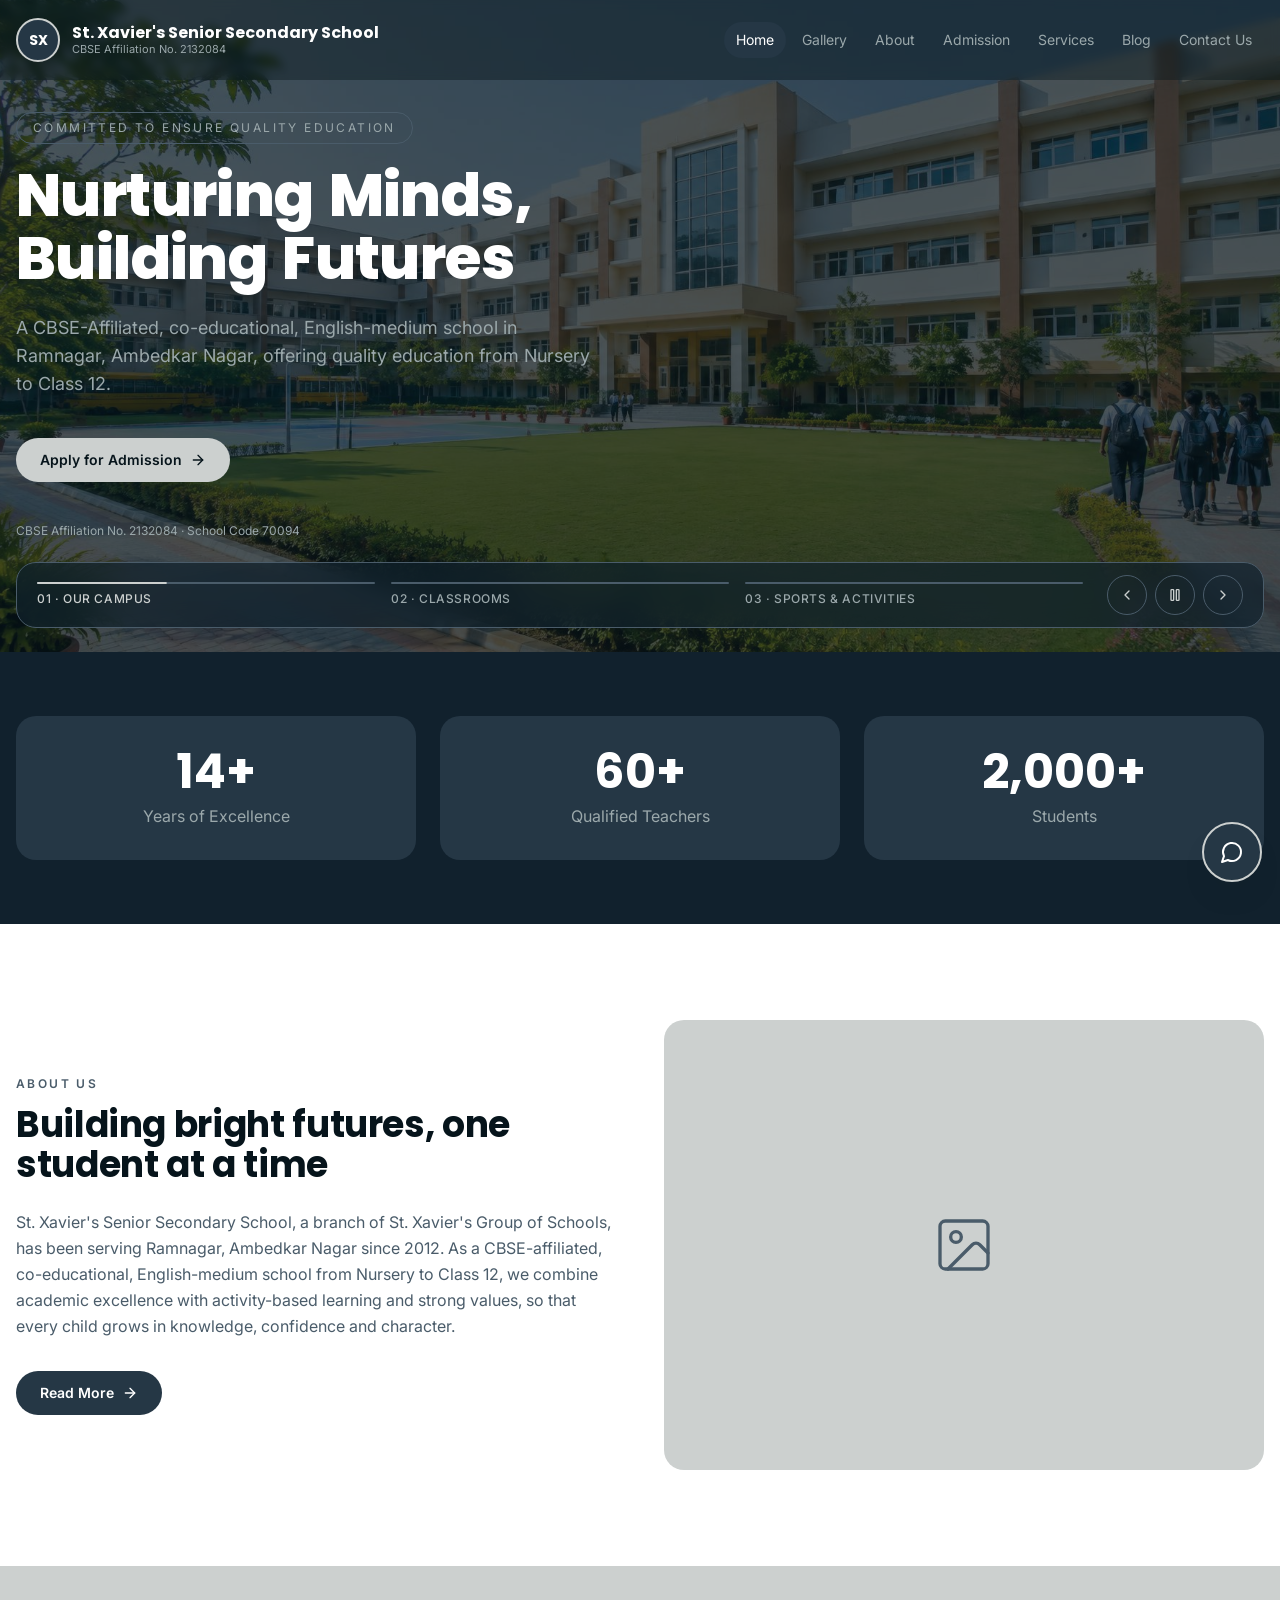
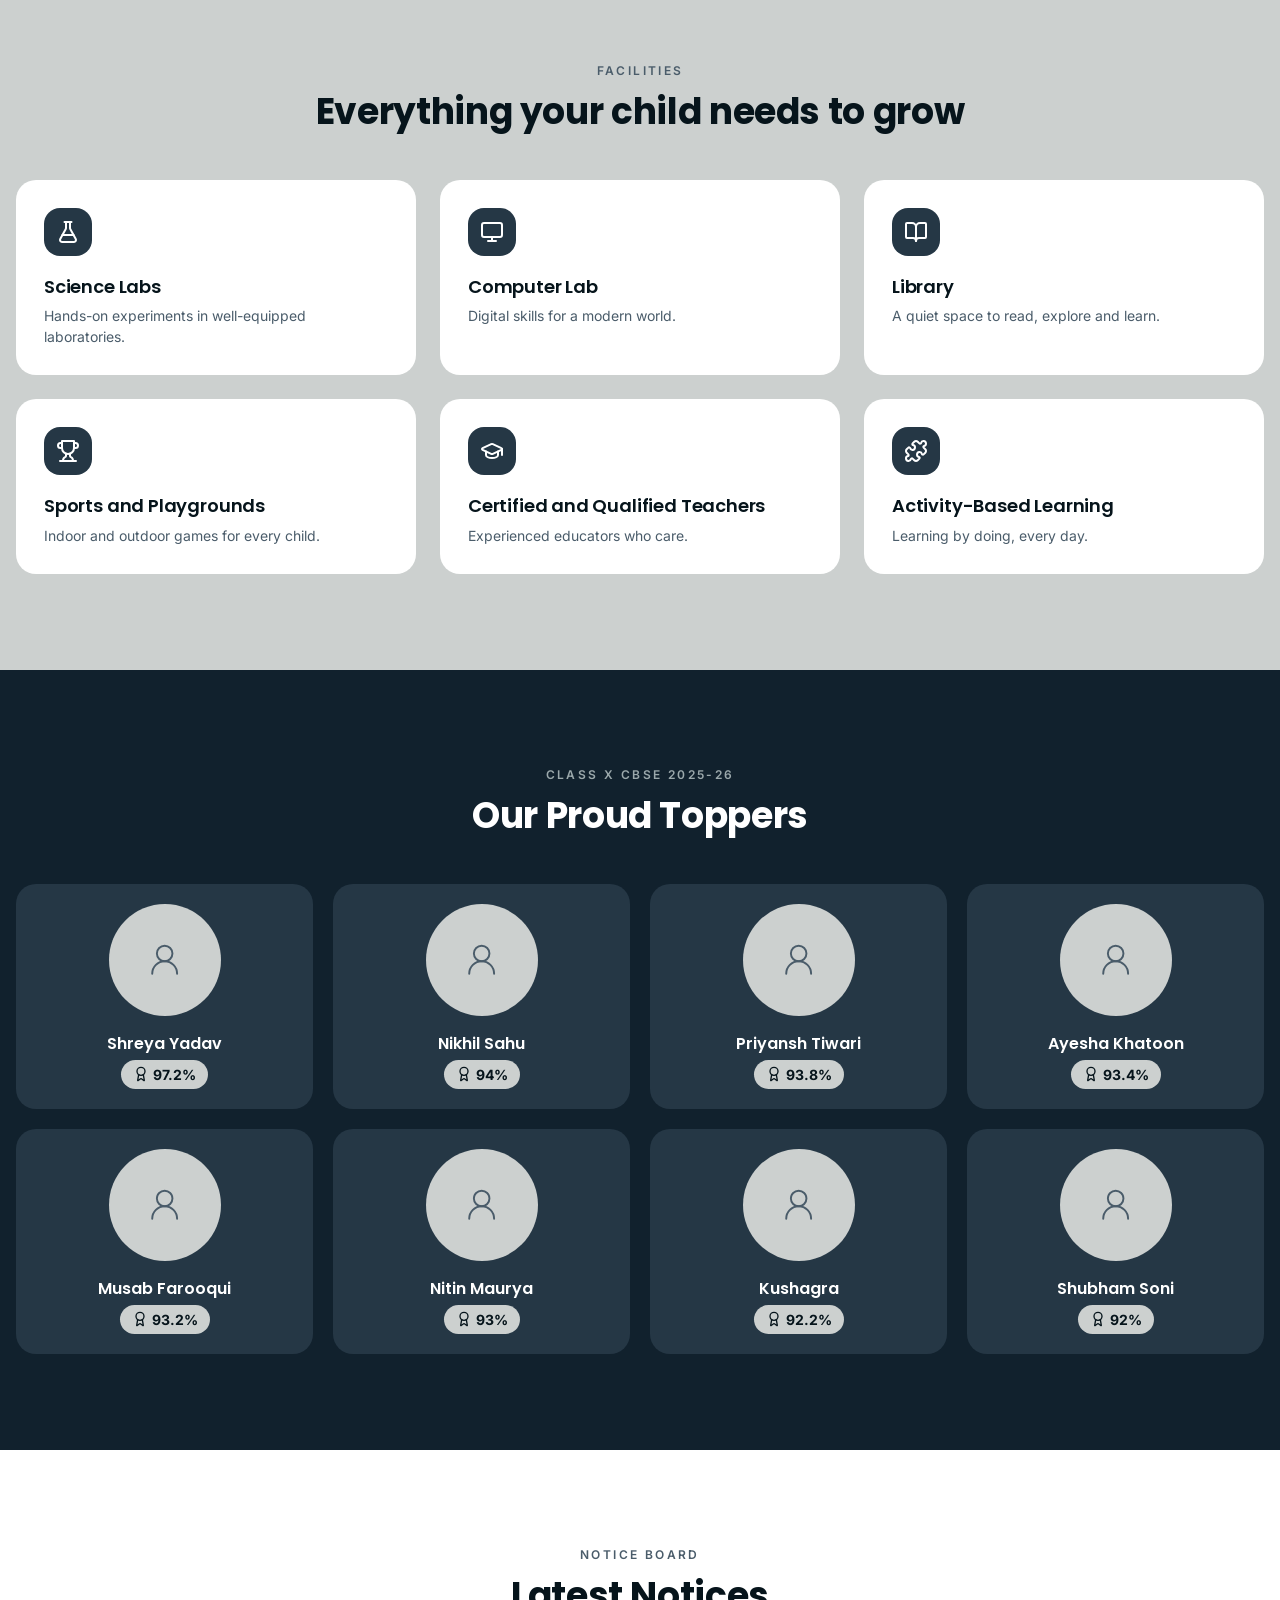
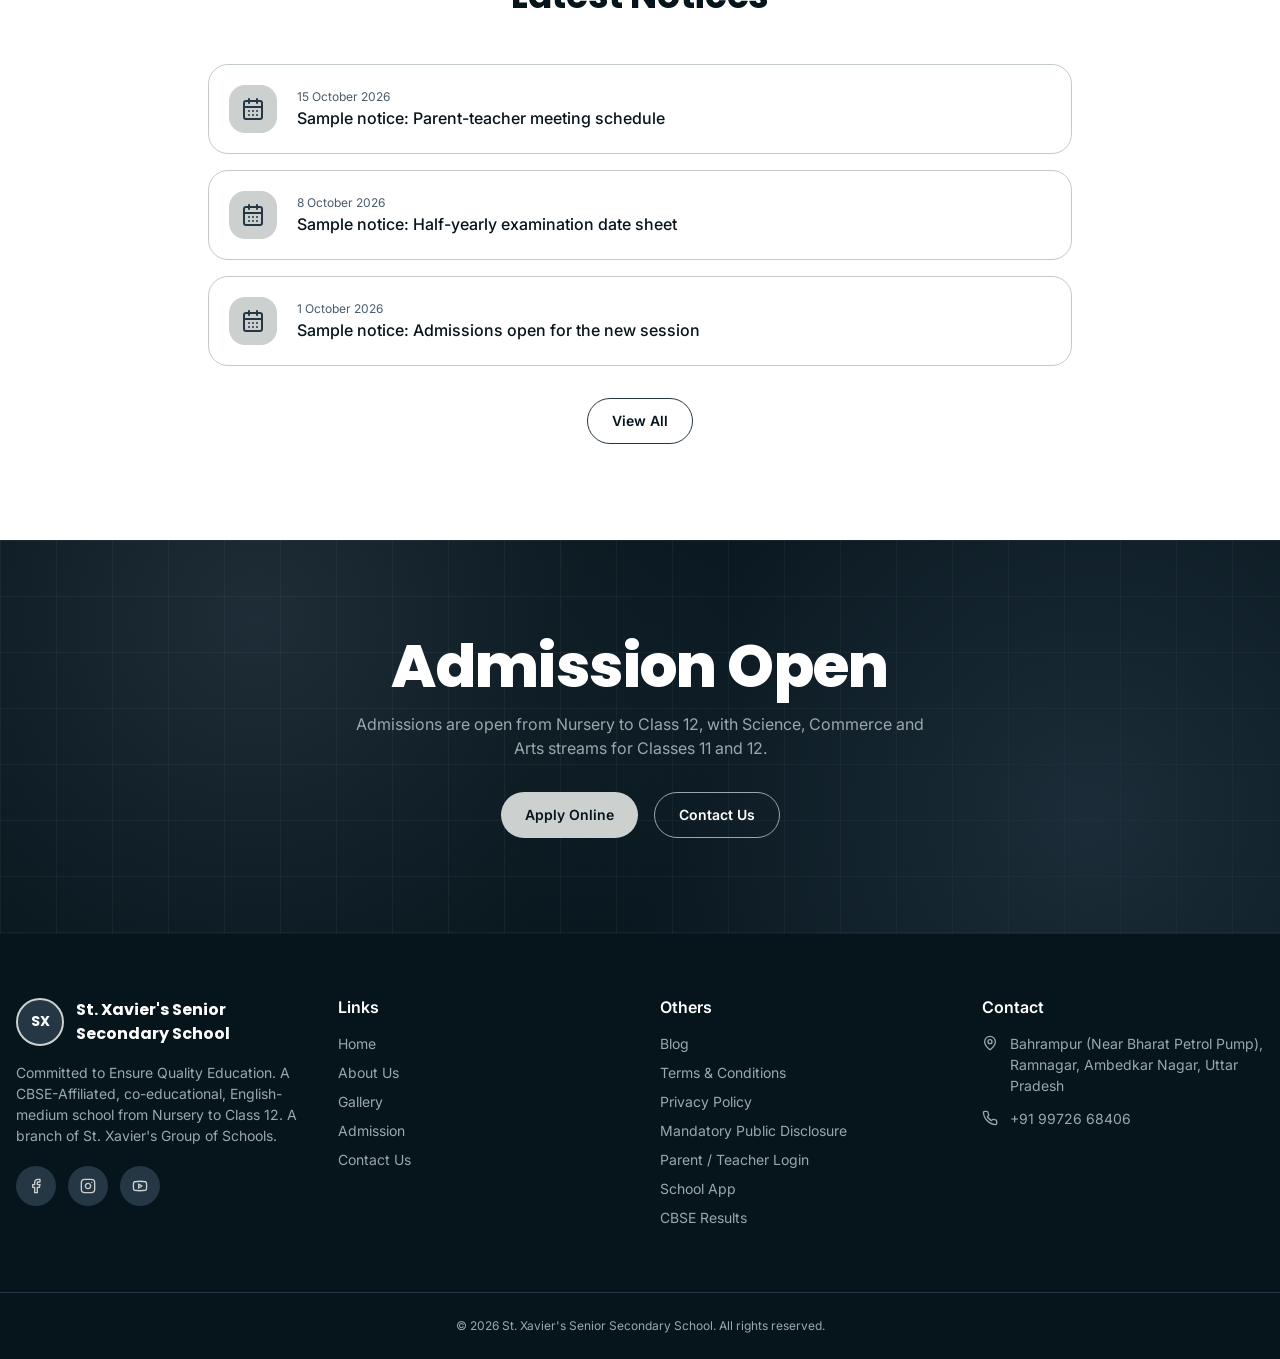
<file: index.html>
<!DOCTYPE html>
<html lang="en">
<head>
  <meta charset="utf-8">
  <meta name="viewport" content="width=device-width, initial-scale=1">
  <title>Home | St. Xavier's Senior Secondary School</title>
  <meta name="description" content="St. Xavier's Senior Secondary School, Ramnagar: a CBSE-Affiliated, co-educational, English-medium school from Nursery to Class 12.">
  <meta property="og:title" content="Home | St. Xavier's Senior Secondary School">
  <meta property="og:description" content="St. Xavier's Senior Secondary School, Ramnagar: a CBSE-Affiliated, co-educational, English-medium school from Nursery to Class 12.">
  <meta property="og:type" content="website">
  <meta name="twitter:card" content="summary_large_image">
  <link rel="icon" href="assets/favicon.png" type="image/png">
  <link rel="preconnect" href="https://fonts.googleapis.com">
  <link rel="preconnect" href="https://fonts.gstatic.com" crossorigin>
  <link rel="stylesheet" href="https://fonts.googleapis.com/css2?family=Inter:wght@400;500;600&family=Poppins:wght@500;600;700;800&display=swap">
  <link rel="stylesheet" href="css/base.css">
  <link rel="stylesheet" href="css/layout.css">
  <link rel="stylesheet" href="css/components.css">
  <script>document.documentElement.classList.add("js");</script>
</head>
<body>
  <a class="skip-link" href="#main">Skip to content</a>
  <div id="site-header"></div>

  <main id="main">
    <!-- Hero slider (slides come from data.js -> heroSlides) -->
    <section class="hero" id="hero">
      <div class="container hero__content">
        <p class="hero__tag" data-bind="school.tagline">Committed to Ensure Quality Education</p>
        <h1>
          <span class="line"><span class="word" style="--d:0.2s">Nurturing</span><span class="word" style="--d:0.35s">Minds,</span></span>
          <span class="line"><span class="word" style="--d:0.5s">Building</span><span class="word" style="--d:0.65s">Futures</span></span>
        </h1>
        <div class="hero__rest">
          <p class="hero__lead">A CBSE-Affiliated, co-educational, English-medium school in Ramnagar, Ambedkar Nagar, offering quality education from Nursery to Class 12.</p>
          <div class="hero__cta">
            <a class="btn btn--on-dark" data-href="links.apply" href="#" target="_blank" rel="noopener noreferrer">Apply for Admission <i data-icon="arrow-right"></i></a>
          </div>
          <p class="hero__meta">CBSE Affiliation No. <span data-bind="school.affiliationNo"></span> · School Code <span data-bind="school.schoolCode"></span></p>
        </div>
      </div>
    </section>

    <!-- Counters -->
    <section class="stats bg-night">
      <div class="container">
        <div class="grid" id="stats"></div>
      </div>
    </section>

    <!-- About preview -->
    <section class="section bg-paper">
      <div class="container split split--2">
        <div class="reveal">
          <p class="eyebrow">About Us</p>
          <h2>Building bright futures, one student at a time</h2>
          <p class="body">St. Xavier's Senior Secondary School, a branch of St. Xavier's Group of Schools, has been serving Ramnagar, Ambedkar Nagar since 2012. As a CBSE-affiliated, co-educational, English-medium school from Nursery to Class 12, we combine academic excellence with activity-based learning and strong values, so that every child grows in knowledge, confidence and character.</p>
          <a class="btn btn--on-light" href="about.html">Read More <i data-icon="arrow-right"></i></a>
        </div>
        <div class="reveal" style="--delay:0.15s">
          <div class="photo-ph ratio-43 rounded-2xl" role="img" aria-label="School campus (placeholder image)"><i data-icon="image"></i></div>
        </div>
      </div>
    </section>

    <!-- Facilities (cards come from data.js -> facilities) -->
    <section class="section bg-cloud">
      <div class="container">
        <div class="section-heading section-heading--center reveal">
          <p class="eyebrow">Facilities</p>
          <h2>Everything your child needs to grow</h2>
        </div>
        <div class="cards-3" id="facilities"></div>
      </div>
    </section>

    <!-- Toppers (data.js -> toppers) -->
    <section class="section bg-night">
      <div class="container">
        <div class="section-heading section-heading--center section-heading--light reveal">
          <p class="eyebrow" id="toppers-title"></p>
          <h2>Our Proud Toppers</h2>
        </div>
        <div class="toppers" id="toppers"></div>
        <div class="dots" id="toppers-dots"></div>
      </div>
    </section>

    <!-- Notices (data.js -> notices) -->
    <section class="section bg-paper">
      <div class="container container--narrow">
        <div class="section-heading section-heading--center reveal">
          <p class="eyebrow">Notice Board</p>
          <h2>Latest Notices</h2>
        </div>
        <ul class="notices" id="notices"></ul>
        <div class="center-cta"><a class="btn btn--outline-light" href="blog.html">View All</a></div>
      </div>
    </section>

    <!-- Admission CTA -->
    <section class="cta hero-grid bg-ink">
      <div class="container reveal">
        <h2>Admission Open</h2>
        <p>Admissions are open from Nursery to Class 12, with Science, Commerce and Arts streams for Classes 11 and 12.</p>
        <div class="cta__btns">
          <a class="btn btn--on-dark" data-href="links.apply" href="#" target="_blank" rel="noopener noreferrer">Apply Online</a>
          <a class="btn btn--outline-dark" href="contact.html">Contact Us</a>
        </div>
      </div>
    </section>
  </main>

  <div id="site-footer"></div>

  <!-- Scripts: order matters -->
  <script src="js/icons.js"></script>
  <script src="js/data.js"></script>
  <script src="js/utils.js"></script>
  <script src="js/animations.js"></script>
  <script src="js/layout.js"></script>
  <script src="js/pages.js"></script>
  <script src="js/hero-slider.js"></script>
  <script src="js/toppers.js"></script>
  <script src="js/main.js"></script>
</body>
</html>
</file>
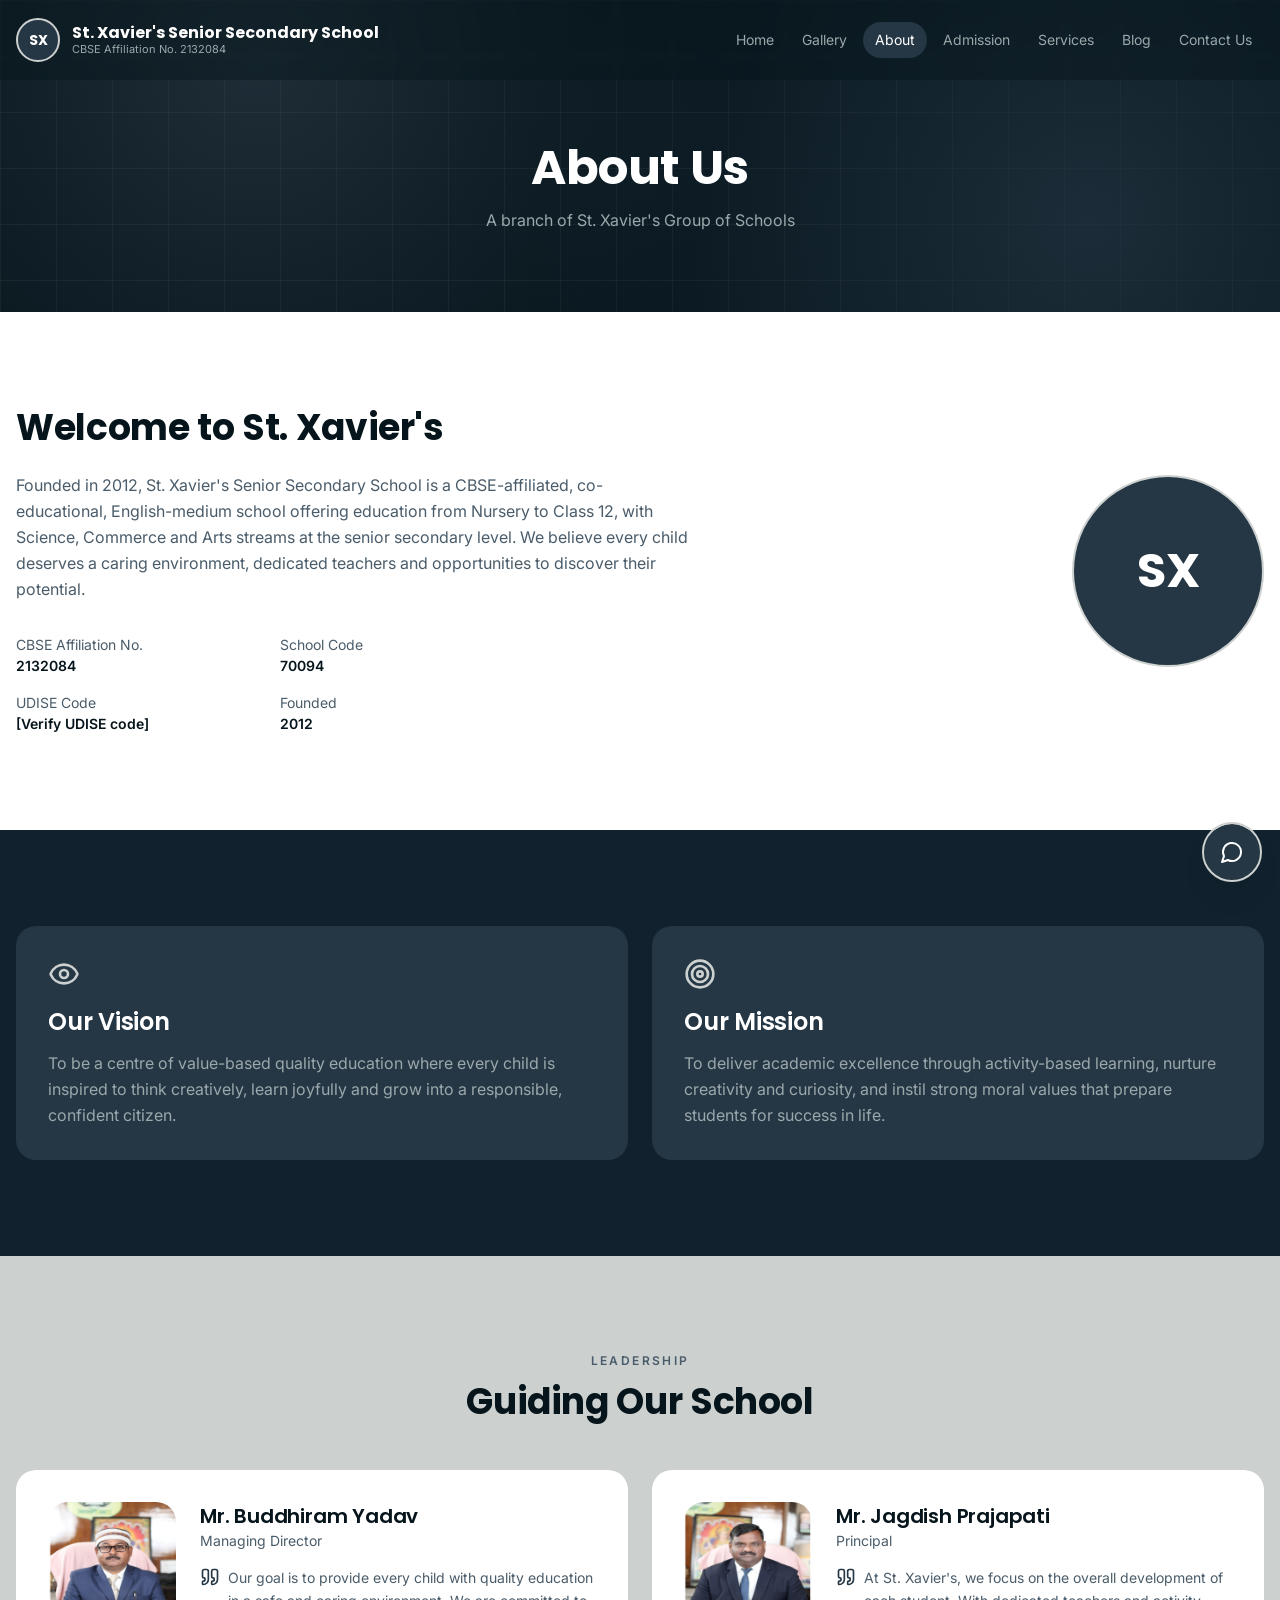
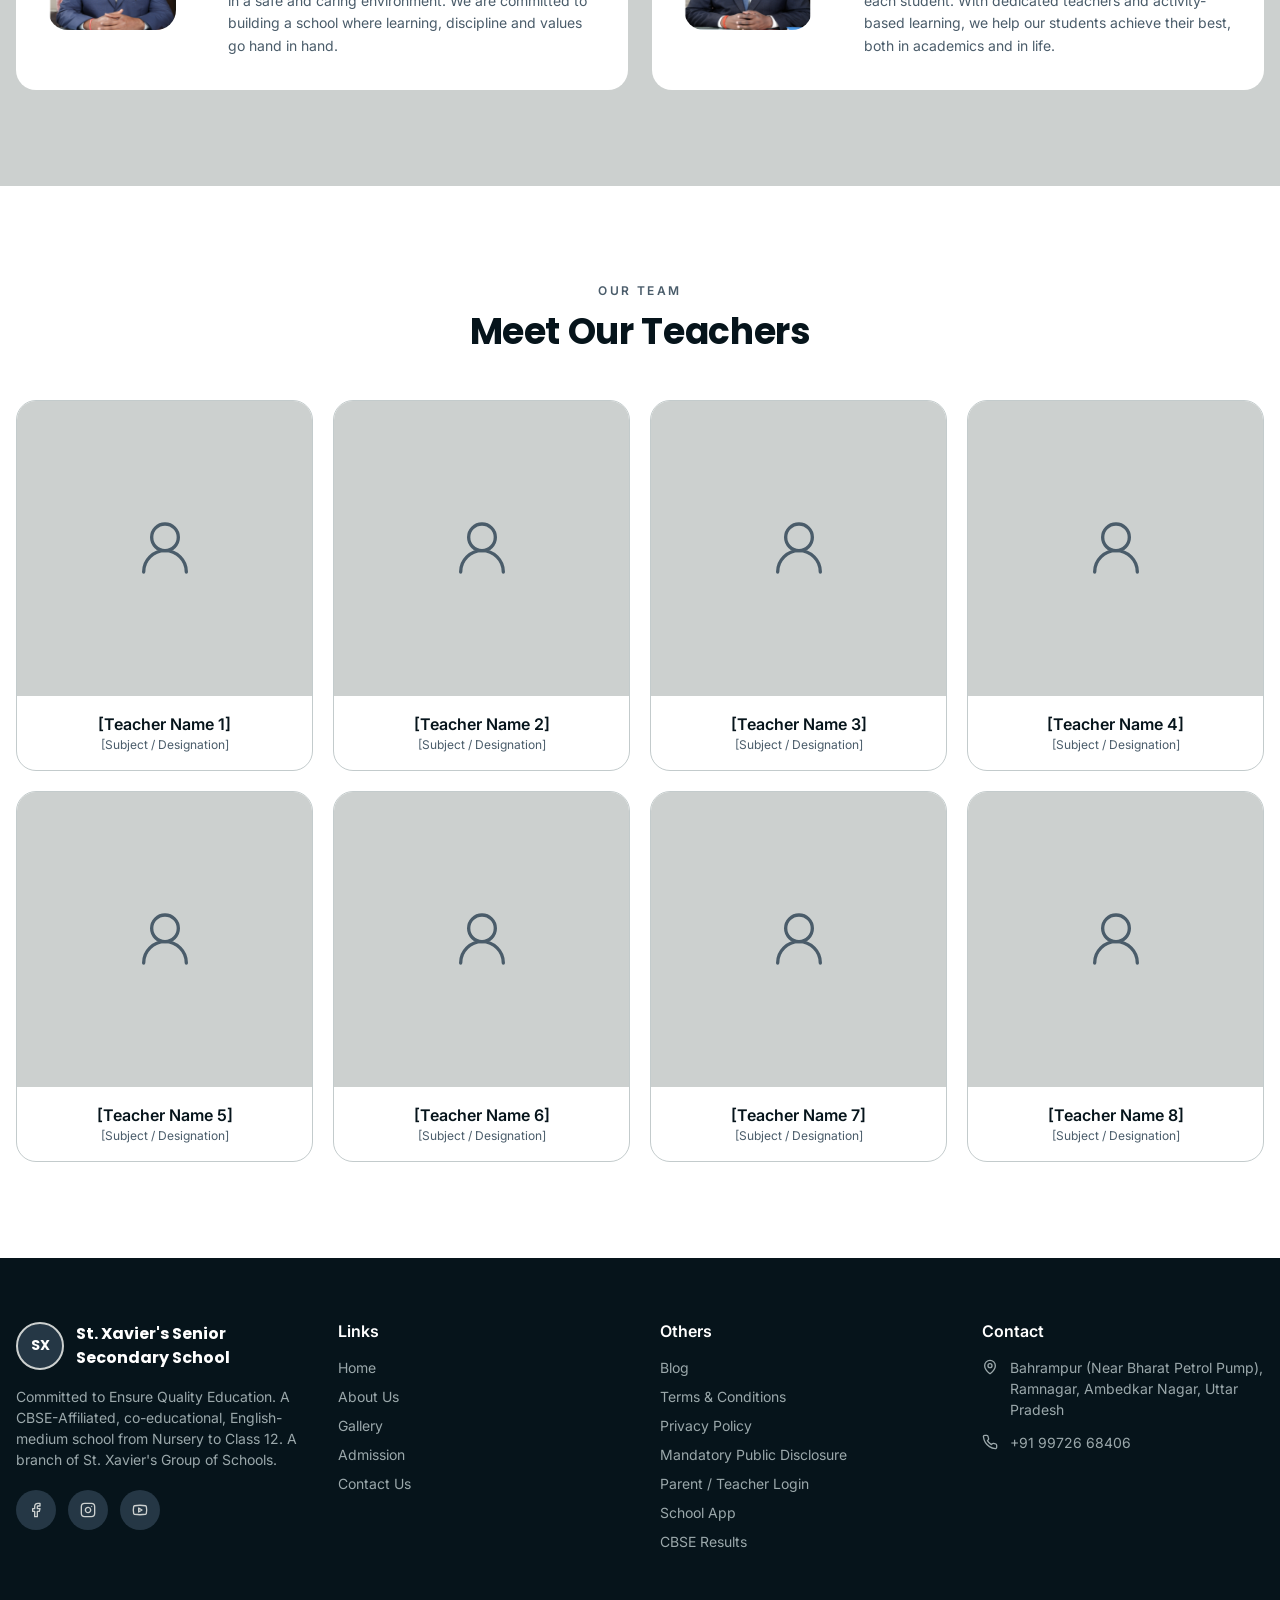
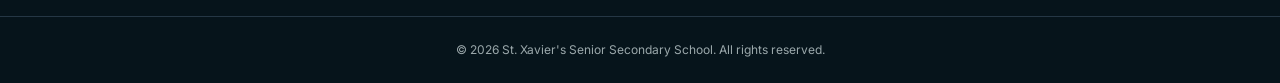
<file: about.html>
<!DOCTYPE html>
<html lang="en">
<head>
  <meta charset="utf-8">
  <meta name="viewport" content="width=device-width, initial-scale=1">
  <title>About Us | St. Xavier's Senior Secondary School</title>
  <meta name="description" content="Learn about St. Xavier's Senior Secondary School: our vision, mission, leadership and teachers.">
  <meta property="og:title" content="About Us | St. Xavier's Senior Secondary School">
  <meta property="og:description" content="Learn about St. Xavier's Senior Secondary School: our vision, mission, leadership and teachers.">
  <meta property="og:type" content="website">
  <meta name="twitter:card" content="summary_large_image">
  <link rel="icon" href="assets/favicon.png" type="image/png">
  <link rel="preconnect" href="https://fonts.googleapis.com">
  <link rel="preconnect" href="https://fonts.gstatic.com" crossorigin>
  <link rel="stylesheet" href="https://fonts.googleapis.com/css2?family=Inter:wght@400;500;600&family=Poppins:wght@500;600;700;800&display=swap">
  <link rel="stylesheet" href="css/base.css">
  <link rel="stylesheet" href="css/layout.css">
  <link rel="stylesheet" href="css/components.css">
  <script>document.documentElement.classList.add("js");</script>
</head>
<body>
  <a class="skip-link" href="#main">Skip to content</a>
  <div id="site-header"></div>

  <main id="main">
    <section class="page-hero hero-grid bg-ink">
      <div class="container">
        <div class="reveal">
          <h1>About Us</h1>
        <p><span data-bind="school.group"></span></p>
        </div>
      </div>
    </section>

    <section class="section bg-paper">
      <div class="container split split--auto">
        <div class="reveal">
          <h2>Welcome to St. Xavier's</h2>
          <p class="body">Founded in 2012, St. Xavier's Senior Secondary School is a CBSE-affiliated, co-educational, English-medium school offering education from Nursery to Class 12, with Science, Commerce and Arts streams at the senior secondary level. We believe every child deserves a caring environment, dedicated teachers and opportunities to discover their potential.</p>
          <dl class="facts">
            <div><dt>CBSE Affiliation No.</dt><dd data-bind="school.affiliationNo"></dd></div>
            <div><dt>School Code</dt><dd data-bind="school.schoolCode"></dd></div>
            <div><dt>UDISE Code</dt><dd data-bind="school.udise"></dd></div>
            <div><dt>Founded</dt><dd data-bind="school.founded"></dd></div>
          </dl>
        </div>
        <div class="reveal" style="--delay:0.15s" id="about-logo"></div>
      </div>
    </section>

    <section class="section bg-night">
      <div class="container two-col">
        <div class="vm-card lift reveal">
          <i data-icon="eye"></i>
          <h3>Our Vision</h3>
          <p>To be a centre of value-based quality education where every child is inspired to think creatively, learn joyfully and grow into a responsible, confident citizen.</p>
        </div>
        <div class="vm-card lift reveal" style="--delay:0.1s">
          <i data-icon="target"></i>
          <h3>Our Mission</h3>
          <p>To deliver academic excellence through activity-based learning, nurture creativity and curiosity, and instil strong moral values that prepare students for success in life.</p>
        </div>
      </div>
    </section>

    <section class="section bg-cloud">
      <div class="container">
        <div class="section-heading section-heading--center reveal">
          <p class="eyebrow">Leadership</p>
          <h2>Guiding Our School</h2>
        </div>
        <div class="two-col" id="leadership"></div>
      </div>
    </section>

    <section class="section bg-paper">
      <div class="container">
        <div class="section-heading section-heading--center reveal">
          <p class="eyebrow">Our Team</p>
          <h2>Meet Our Teachers</h2>
        </div>
        <div class="teachers" id="teachers"></div>
      </div>
    </section>
  </main>

  <div id="site-footer"></div>

  <!-- Scripts: order matters -->
  <script src="js/icons.js"></script>
  <script src="js/data.js"></script>
  <script src="js/utils.js"></script>
  <script src="js/animations.js"></script>
  <script src="js/layout.js"></script>
  <script src="js/pages.js"></script>
  <script src="js/main.js"></script>
</body>
</html>
</file>
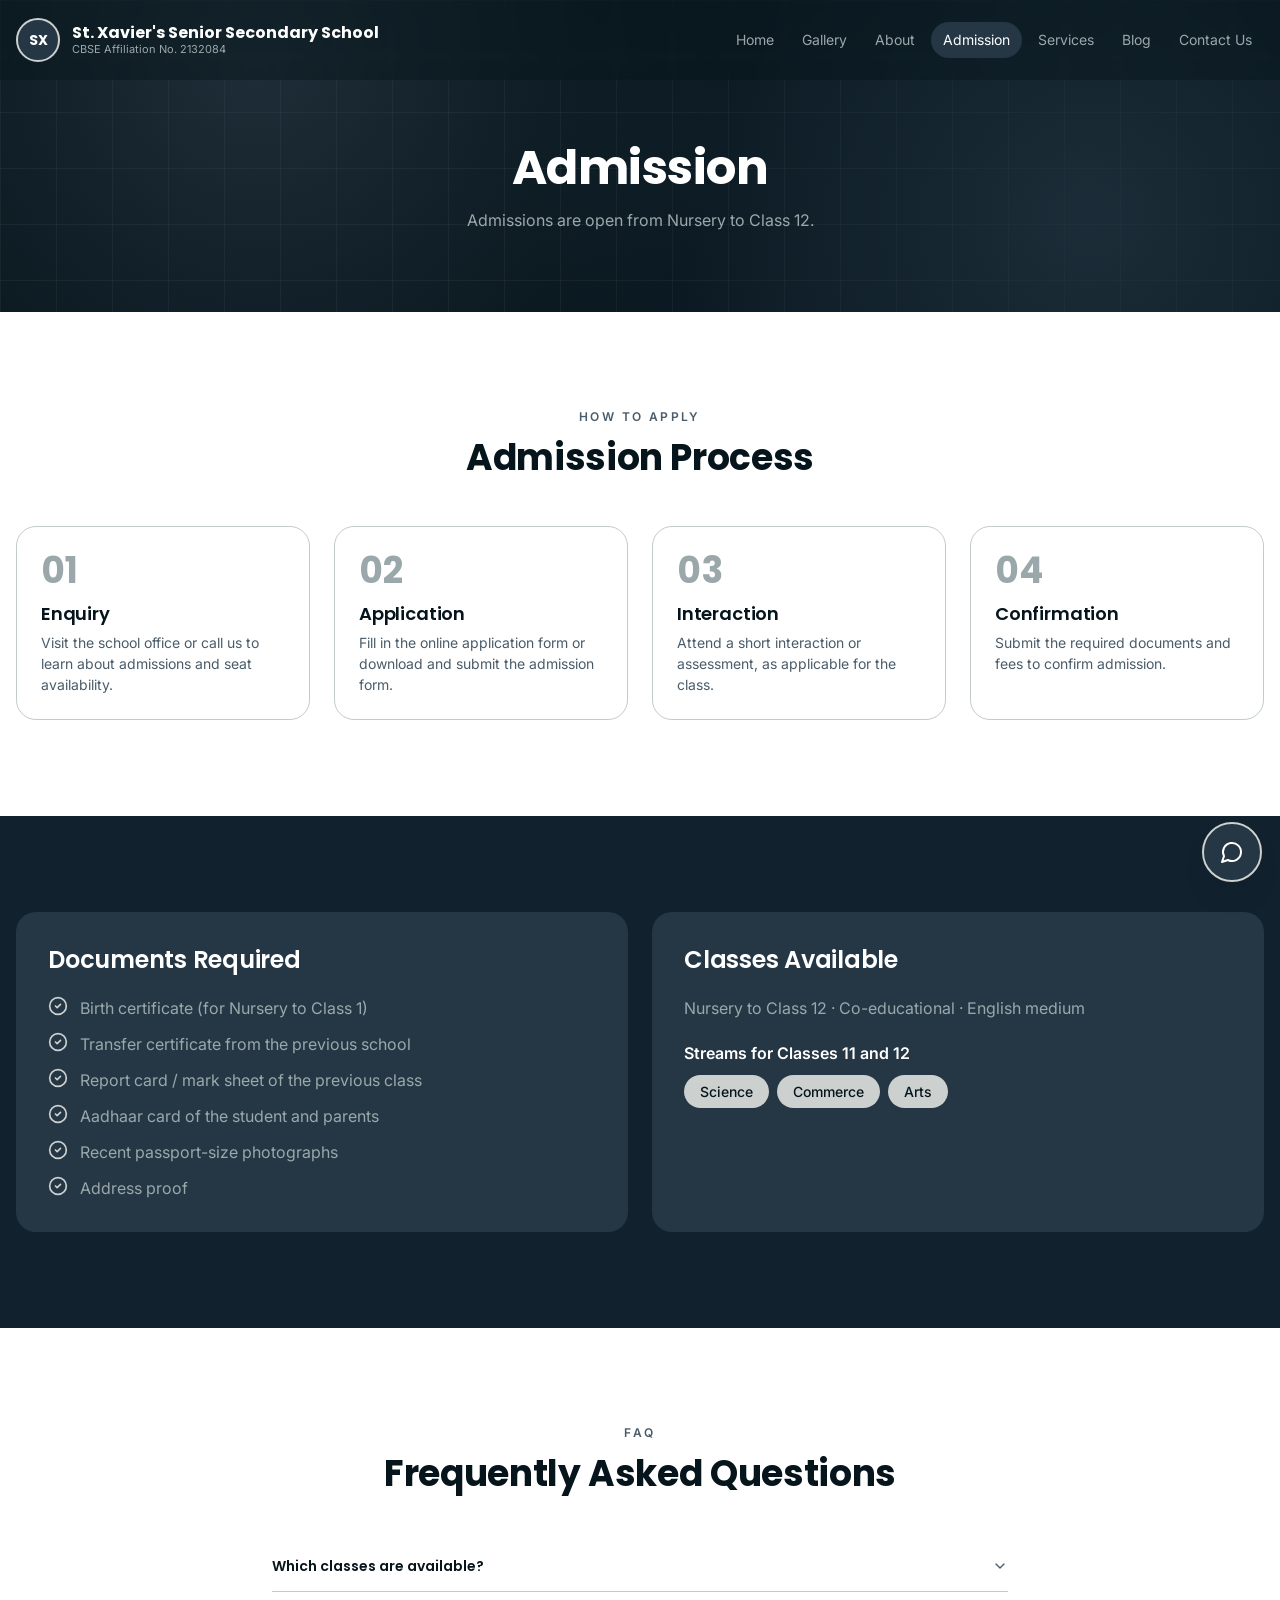
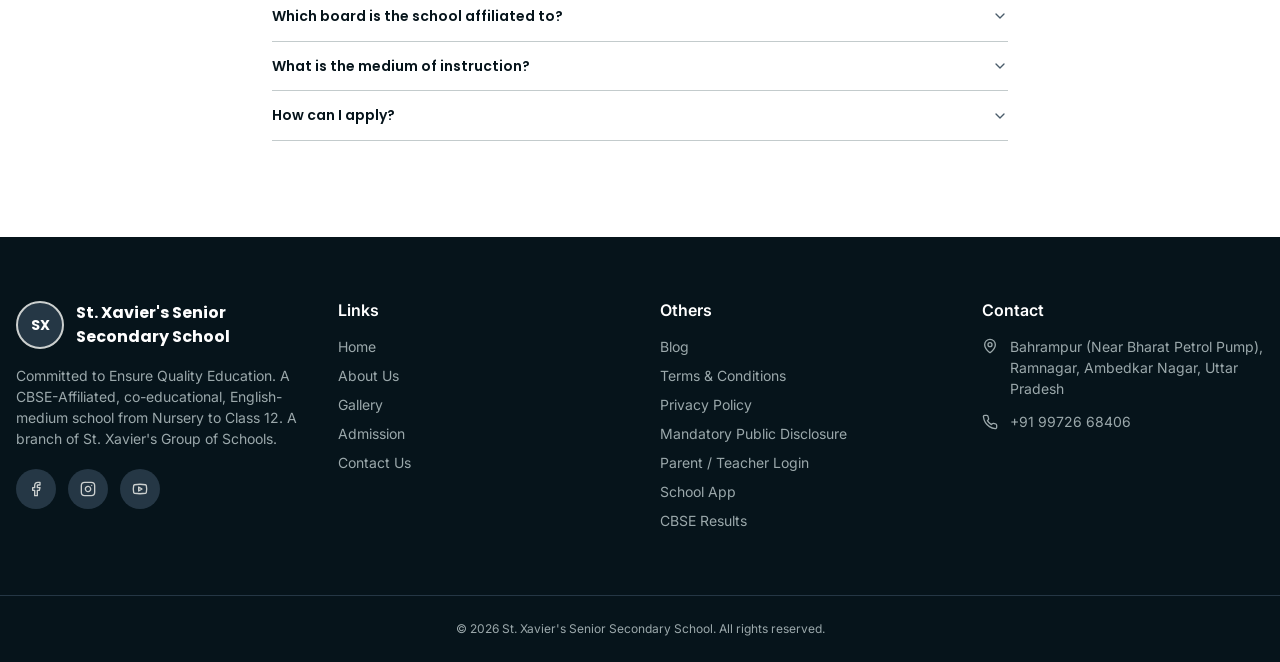
<file: admission.html>
<!DOCTYPE html>
<html lang="en">
<head>
  <meta charset="utf-8">
  <meta name="viewport" content="width=device-width, initial-scale=1">
  <title>Admission | St. Xavier's Senior Secondary School</title>
  <meta name="description" content="Admission process, documents required and classes available (Nursery to Class 12) at St. Xavier's Senior Secondary School.">
  <meta property="og:title" content="Admission | St. Xavier's Senior Secondary School">
  <meta property="og:description" content="Admission process, documents required and classes available (Nursery to Class 12) at St. Xavier's Senior Secondary School.">
  <meta property="og:type" content="website">
  <meta name="twitter:card" content="summary_large_image">
  <link rel="icon" href="assets/favicon.png" type="image/png">
  <link rel="preconnect" href="https://fonts.googleapis.com">
  <link rel="preconnect" href="https://fonts.gstatic.com" crossorigin>
  <link rel="stylesheet" href="https://fonts.googleapis.com/css2?family=Inter:wght@400;500;600&family=Poppins:wght@500;600;700;800&display=swap">
  <link rel="stylesheet" href="css/base.css">
  <link rel="stylesheet" href="css/layout.css">
  <link rel="stylesheet" href="css/components.css">
  <script>document.documentElement.classList.add("js");</script>
</head>
<body>
  <a class="skip-link" href="#main">Skip to content</a>
  <div id="site-header"></div>

  <main id="main">
    <section class="page-hero hero-grid bg-ink">
      <div class="container">
        <div class="reveal">
          <h1>Admission</h1>
        <p>Admissions are open from Nursery to Class 12.</p>
        </div>
      </div>
    </section>

    <section class="section bg-paper">
      <div class="container">
        <div class="section-heading section-heading--center reveal">
          <p class="eyebrow">How to apply</p>
          <h2>Admission Process</h2>
        </div>
        <ol class="steps" id="steps"></ol>
      </div>
    </section>

    <section class="section bg-night">
      <div class="container two-col">
        <div class="panel reveal">
          <h2>Documents Required</h2>
          <ul class="checklist" id="documents"></ul>
        </div>
        <div class="panel reveal" style="--delay:0.1s">
          <h2>Classes Available</h2>
          <p class="panel__meta"><span data-bind="school.classes"></span> · <span data-bind="school.type"></span> · <span data-bind="school.medium"></span></p>
          <h3>Streams for Classes 11 and 12</h3>
          <div class="chips" id="streams"></div>
        </div>
      </div>
    </section>

    <section class="section bg-paper">
      <div class="container container--text">
        <div class="section-heading section-heading--center reveal">
          <p class="eyebrow">FAQ</p>
          <h2>Frequently Asked Questions</h2>
        </div>
        <div id="faq"></div>
      </div>
    </section>
  </main>

  <div id="site-footer"></div>

  <!-- Scripts: order matters -->
  <script src="js/icons.js"></script>
  <script src="js/data.js"></script>
  <script src="js/utils.js"></script>
  <script src="js/animations.js"></script>
  <script src="js/layout.js"></script>
  <script src="js/pages.js"></script>
  <script src="js/accordion.js"></script>
  <script src="js/main.js"></script>
</body>
</html>
</file>
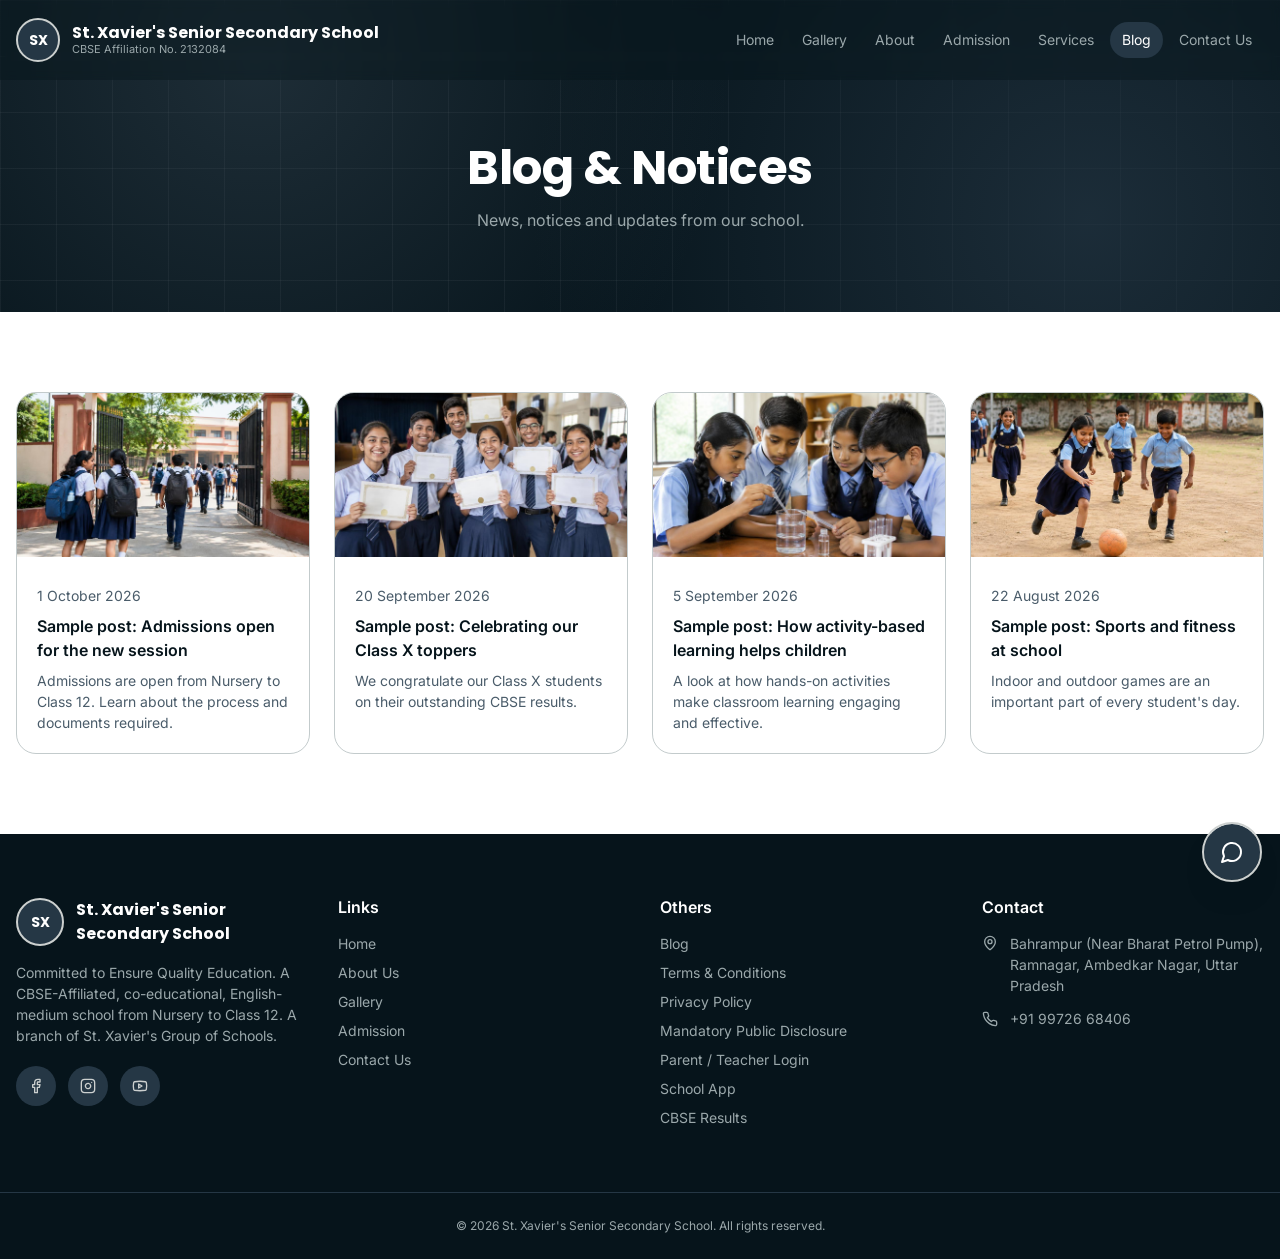
<file: blog.html>
<!DOCTYPE html>
<html lang="en">
<head>
  <meta charset="utf-8">
  <meta name="viewport" content="width=device-width, initial-scale=1">
  <title>Blog &amp; Notices | St. Xavier's Senior Secondary School</title>
  <meta name="description" content="News, notices and articles from St. Xavier's Senior Secondary School, Ramnagar.">
  <meta property="og:title" content="Blog &amp; Notices | St. Xavier's Senior Secondary School">
  <meta property="og:description" content="News, notices and articles from St. Xavier's Senior Secondary School, Ramnagar.">
  <meta property="og:type" content="website">
  <meta name="twitter:card" content="summary_large_image">
  <link rel="icon" href="assets/favicon.png" type="image/png">
  <link rel="preconnect" href="https://fonts.googleapis.com">
  <link rel="preconnect" href="https://fonts.gstatic.com" crossorigin>
  <link rel="stylesheet" href="https://fonts.googleapis.com/css2?family=Inter:wght@400;500;600&family=Poppins:wght@500;600;700;800&display=swap">
  <link rel="stylesheet" href="css/base.css">
  <link rel="stylesheet" href="css/layout.css">
  <link rel="stylesheet" href="css/components.css">
  <script>document.documentElement.classList.add("js");</script>
</head>
<body>
  <a class="skip-link" href="#main">Skip to content</a>
  <div id="site-header"></div>

  <main id="main">
    <section class="page-hero hero-grid bg-ink">
      <div class="container">
        <div class="reveal">
          <h1>Blog &amp; Notices</h1>
        <p>News, notices and updates from our school.</p>
        </div>
      </div>
    </section>

    <section class="section--md bg-paper">
      <div class="container">
        <div class="blog-grid" id="blog-grid"></div>
      </div>
    </section>
  </main>

  <div id="site-footer"></div>

  <!-- Scripts: order matters -->
  <script src="js/icons.js"></script>
  <script src="js/data.js"></script>
  <script src="js/utils.js"></script>
  <script src="js/animations.js"></script>
  <script src="js/layout.js"></script>
  <script src="js/pages.js"></script>
  <script src="js/main.js"></script>
</body>
</html>
</file>
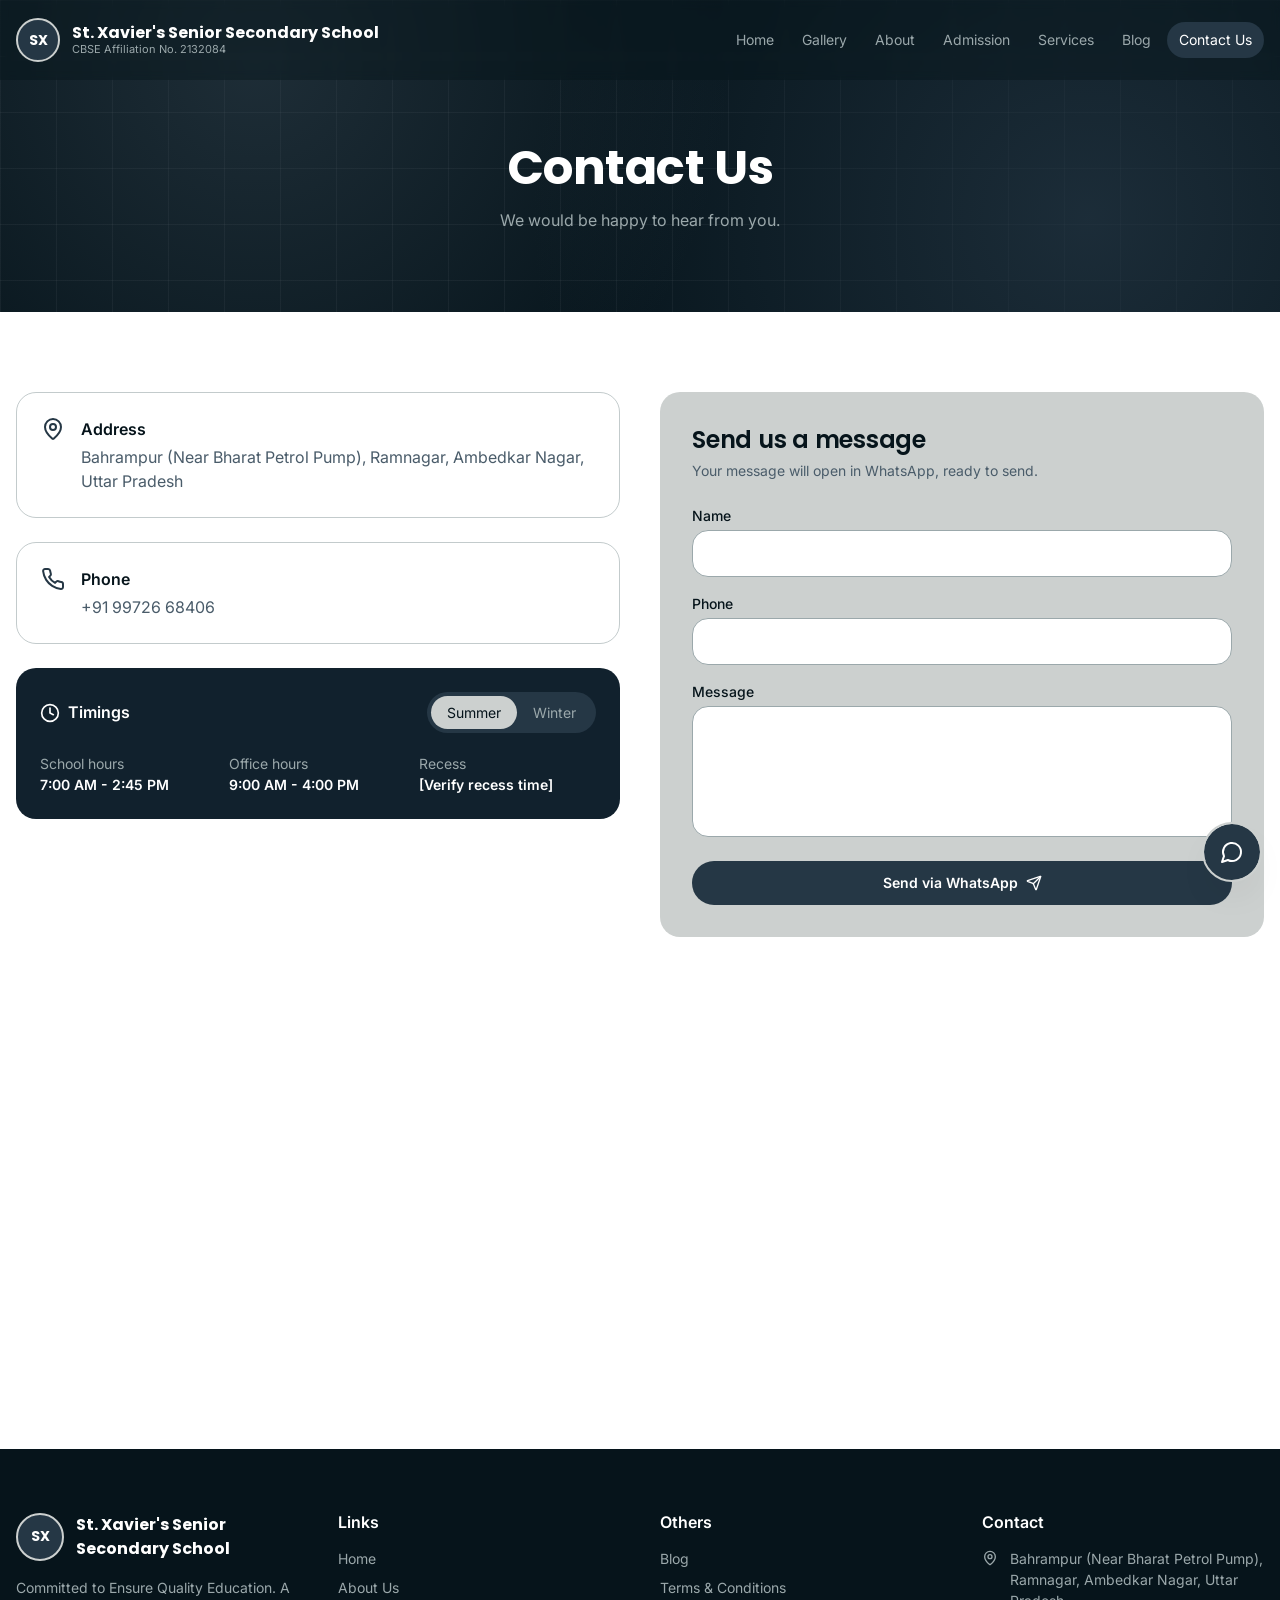
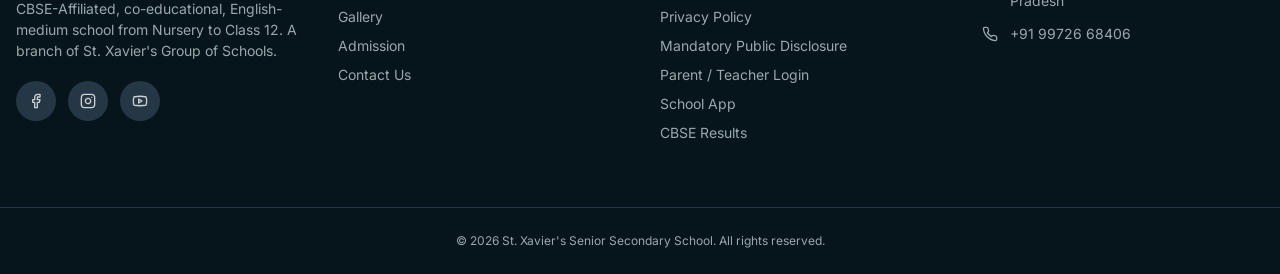
<file: contact.html>
<!DOCTYPE html>
<html lang="en">
<head>
  <meta charset="utf-8">
  <meta name="viewport" content="width=device-width, initial-scale=1">
  <title>Contact Us | St. Xavier's Senior Secondary School</title>
  <meta name="description" content="Address, phone number, school hours and map for St. Xavier's Senior Secondary School, Ramnagar, Ambedkar Nagar.">
  <meta property="og:title" content="Contact Us | St. Xavier's Senior Secondary School">
  <meta property="og:description" content="Address, phone number, school hours and map for St. Xavier's Senior Secondary School, Ramnagar, Ambedkar Nagar.">
  <meta property="og:type" content="website">
  <meta name="twitter:card" content="summary_large_image">
  <link rel="icon" href="assets/favicon.png" type="image/png">
  <link rel="preconnect" href="https://fonts.googleapis.com">
  <link rel="preconnect" href="https://fonts.gstatic.com" crossorigin>
  <link rel="stylesheet" href="https://fonts.googleapis.com/css2?family=Inter:wght@400;500;600&family=Poppins:wght@500;600;700;800&display=swap">
  <link rel="stylesheet" href="css/base.css">
  <link rel="stylesheet" href="css/layout.css">
  <link rel="stylesheet" href="css/components.css">
  <script>document.documentElement.classList.add("js");</script>
</head>
<body>
  <a class="skip-link" href="#main">Skip to content</a>
  <div id="site-header"></div>

  <main id="main">
    <section class="page-hero hero-grid bg-ink">
      <div class="container">
        <div class="reveal">
          <h1>Contact Us</h1>
        <p>We would be happy to hear from you.</p>
        </div>
      </div>
    </section>

    <section class="section--md bg-paper">
      <div class="container contact-grid">
        <div class="info-stack reveal">
          <div class="info-card">
            <i data-icon="map-pin"></i>
            <div><h2>Address</h2><p data-bind="school.address"></p></div>
          </div>
          <div class="info-card">
            <i data-icon="phone"></i>
            <div><h2>Phone</h2><a data-href="school.phoneHref" data-bind="school.phones.0" href="#"></a></div>
          </div>
          <div class="timings">
            <div class="timings__head">
              <h2><i data-icon="clock"></i>Timings</h2>
              <div class="switch" id="season-switch" role="tablist" aria-label="Season">
                <button type="button" role="tab" data-season="summer" aria-selected="true">summer</button>
                <button type="button" role="tab" data-season="winter" aria-selected="false">winter</button>
              </div>
            </div>
            <dl>
              <div><dt>School hours</dt><dd id="hours-school"></dd></div>
              <div><dt>Office hours</dt><dd id="hours-office"></dd></div>
              <div><dt>Recess</dt><dd id="hours-recess"></dd></div>
            </dl>
          </div>
        </div>

        <div class="reveal" style="--delay:0.1s">
          <form class="form-card" id="contact-form">
            <h2>Send us a message</h2>
            <p class="hint">Your message will open in WhatsApp, ready to send.</p>
            <div class="form-fields">
              <label>Name<input class="field" name="name" required maxlength="80" autocomplete="name"></label>
              <label>Phone<input class="field" name="phone" type="tel" required maxlength="15" pattern="[0-9+ ]{7,15}" inputmode="tel" autocomplete="tel"></label>
              <label>Message<textarea class="field" name="message" required maxlength="1000" rows="5"></textarea></label>
            </div>
            <button class="btn btn--on-light btn--block" type="submit">Send via WhatsApp <i data-icon="send"></i></button>
          </form>
        </div>
      </div>

      <div class="container map">
        <iframe title="Map of St. Xavier's Senior Secondary School, Ramnagar" data-src="school.mapEmbed" loading="lazy" referrerpolicy="no-referrer-when-downgrade"></iframe>
      </div>
    </section>
  </main>

  <div id="site-footer"></div>

  <!-- Scripts: order matters -->
  <script src="js/icons.js"></script>
  <script src="js/data.js"></script>
  <script src="js/utils.js"></script>
  <script src="js/animations.js"></script>
  <script src="js/layout.js"></script>
  <script src="js/pages.js"></script>
  <script src="js/contact.js"></script>
  <script src="js/main.js"></script>
</body>
</html>
</file>
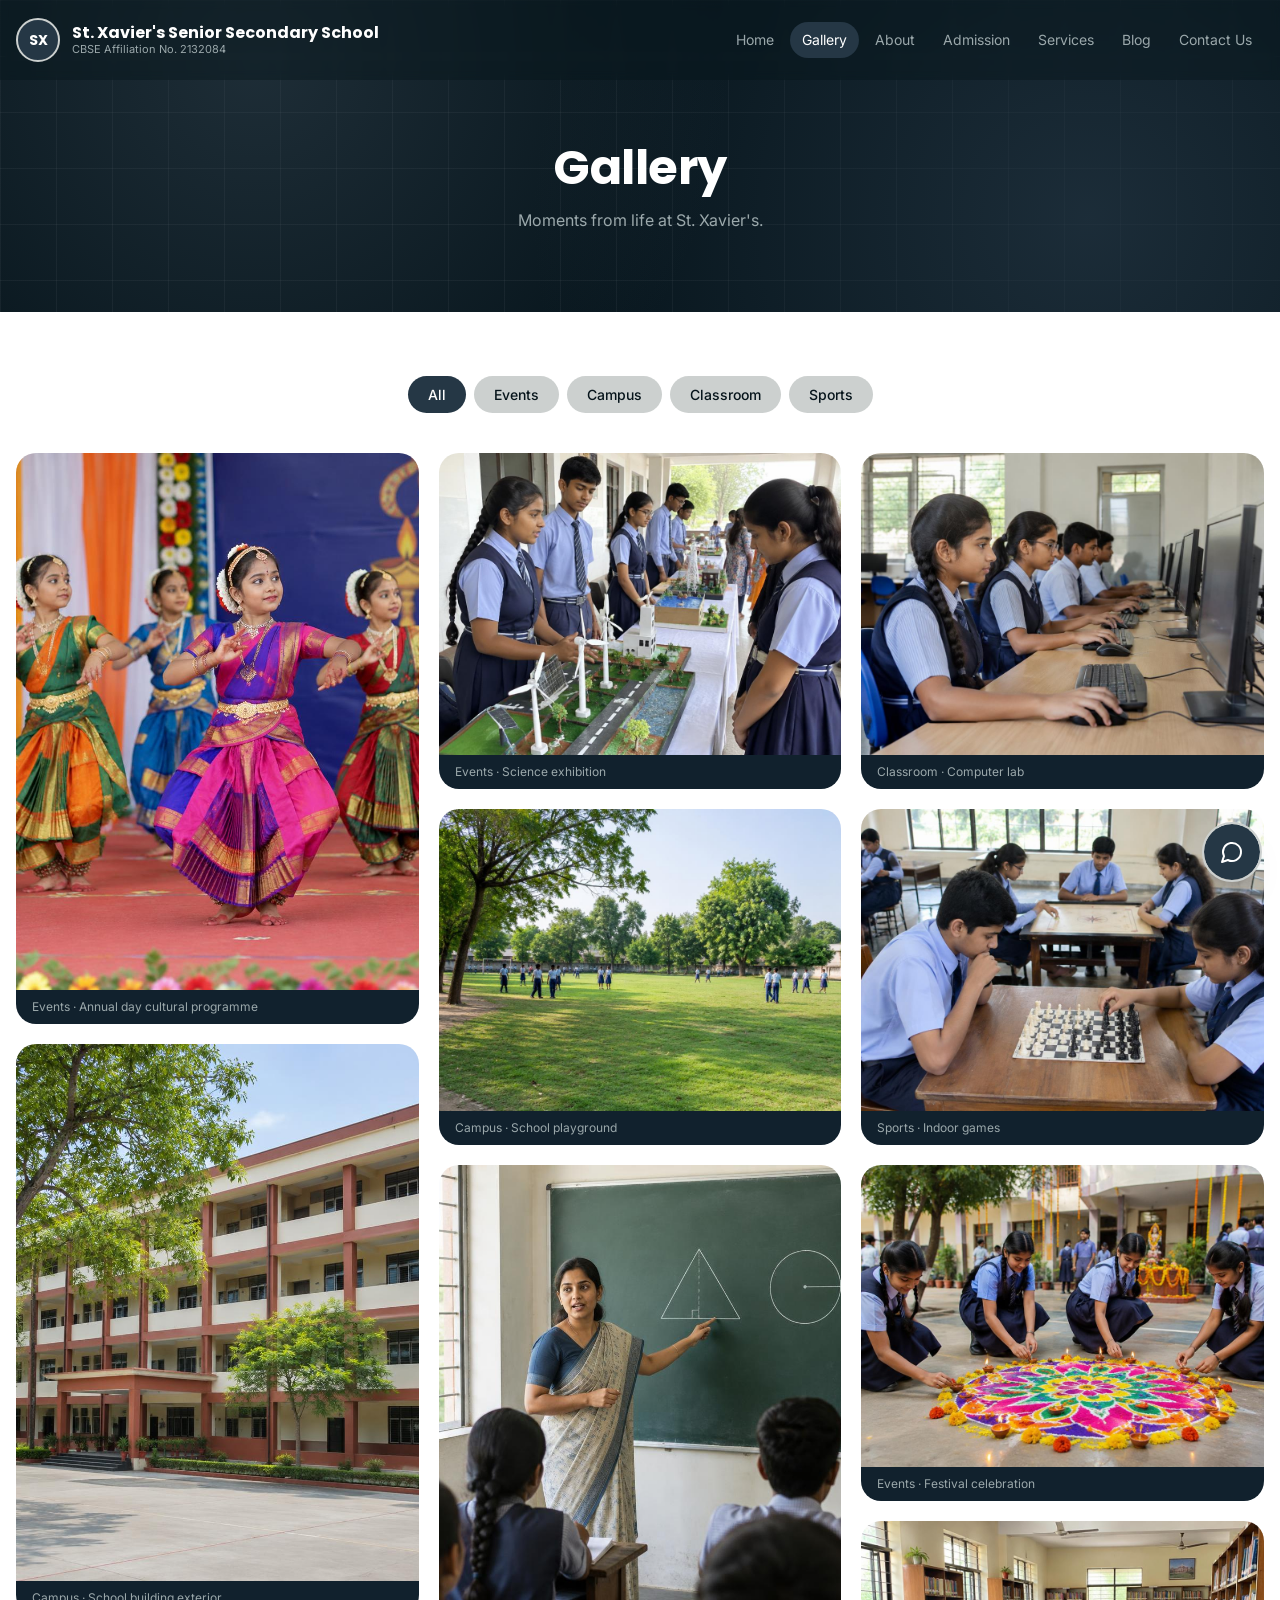
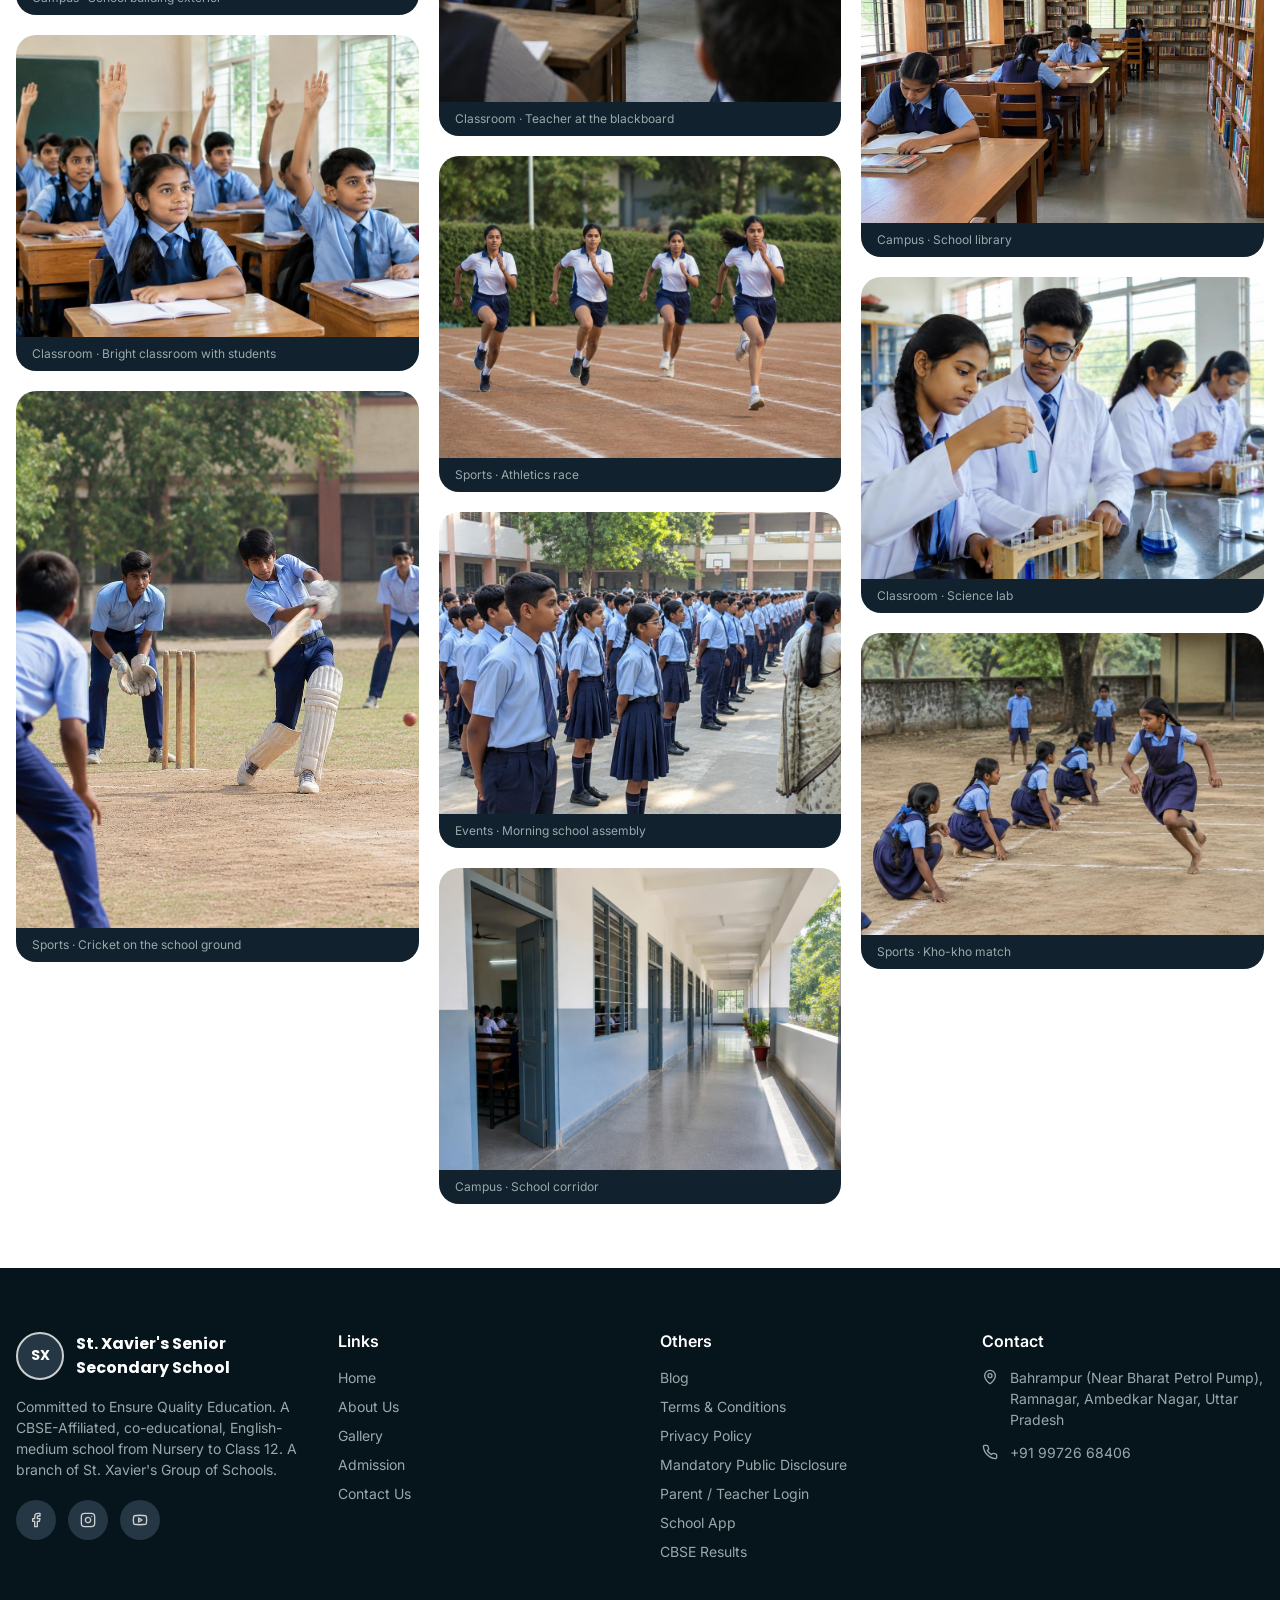
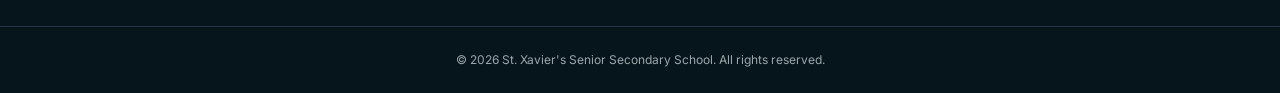
<file: gallery.html>
<!DOCTYPE html>
<html lang="en">
<head>
  <meta charset="utf-8">
  <meta name="viewport" content="width=device-width, initial-scale=1">
  <title>Gallery | St. Xavier's Senior Secondary School</title>
  <meta name="description" content="Photos of events, campus, classrooms and sports at St. Xavier's Senior Secondary School, Ramnagar.">
  <meta property="og:title" content="Gallery | St. Xavier's Senior Secondary School">
  <meta property="og:description" content="Photos of events, campus, classrooms and sports at St. Xavier's Senior Secondary School, Ramnagar.">
  <meta property="og:type" content="website">
  <meta name="twitter:card" content="summary_large_image">
  <link rel="icon" href="assets/favicon.png" type="image/png">
  <link rel="preconnect" href="https://fonts.googleapis.com">
  <link rel="preconnect" href="https://fonts.gstatic.com" crossorigin>
  <link rel="stylesheet" href="https://fonts.googleapis.com/css2?family=Inter:wght@400;500;600&family=Poppins:wght@500;600;700;800&display=swap">
  <link rel="stylesheet" href="css/base.css">
  <link rel="stylesheet" href="css/layout.css">
  <link rel="stylesheet" href="css/components.css">
  <script>document.documentElement.classList.add("js");</script>
</head>
<body>
  <a class="skip-link" href="#main">Skip to content</a>
  <div id="site-header"></div>

  <main id="main">
    <section class="page-hero hero-grid bg-ink">
      <div class="container">
        <div class="reveal">
          <h1>Gallery</h1>
        <p>Moments from life at St. Xavier's.</p>
        </div>
      </div>
    </section>

    <section class="section--sm bg-paper">
      <div class="container">
        <div class="tabs" id="gallery-tabs" role="tablist" aria-label="Gallery categories"></div>
        <div class="masonry" id="gallery-grid"></div>
      </div>
    </section>

    <!-- Lightbox -->
    <div class="lightbox" id="lightbox" role="dialog" aria-modal="true" aria-label="Photo viewer">
      <button class="lightbox__close" type="button" aria-label="Close"><i data-icon="x"></i></button>
      <button class="lightbox__nav lightbox__nav--prev" type="button" aria-label="Previous photo"><i data-icon="chevron-left"></i></button>
      <button class="lightbox__nav lightbox__nav--next" type="button" aria-label="Next photo"><i data-icon="chevron-right"></i></button>
      <div class="lightbox__box" id="lightbox-body"></div>
    </div>
  </main>

  <div id="site-footer"></div>

  <!-- Scripts: order matters -->
  <script src="js/icons.js"></script>
  <script src="js/data.js"></script>
  <script src="js/utils.js"></script>
  <script src="js/animations.js"></script>
  <script src="js/layout.js"></script>
  <script src="js/pages.js"></script>
  <script src="js/gallery.js"></script>
  <script src="js/main.js"></script>
</body>
</html>
</file>
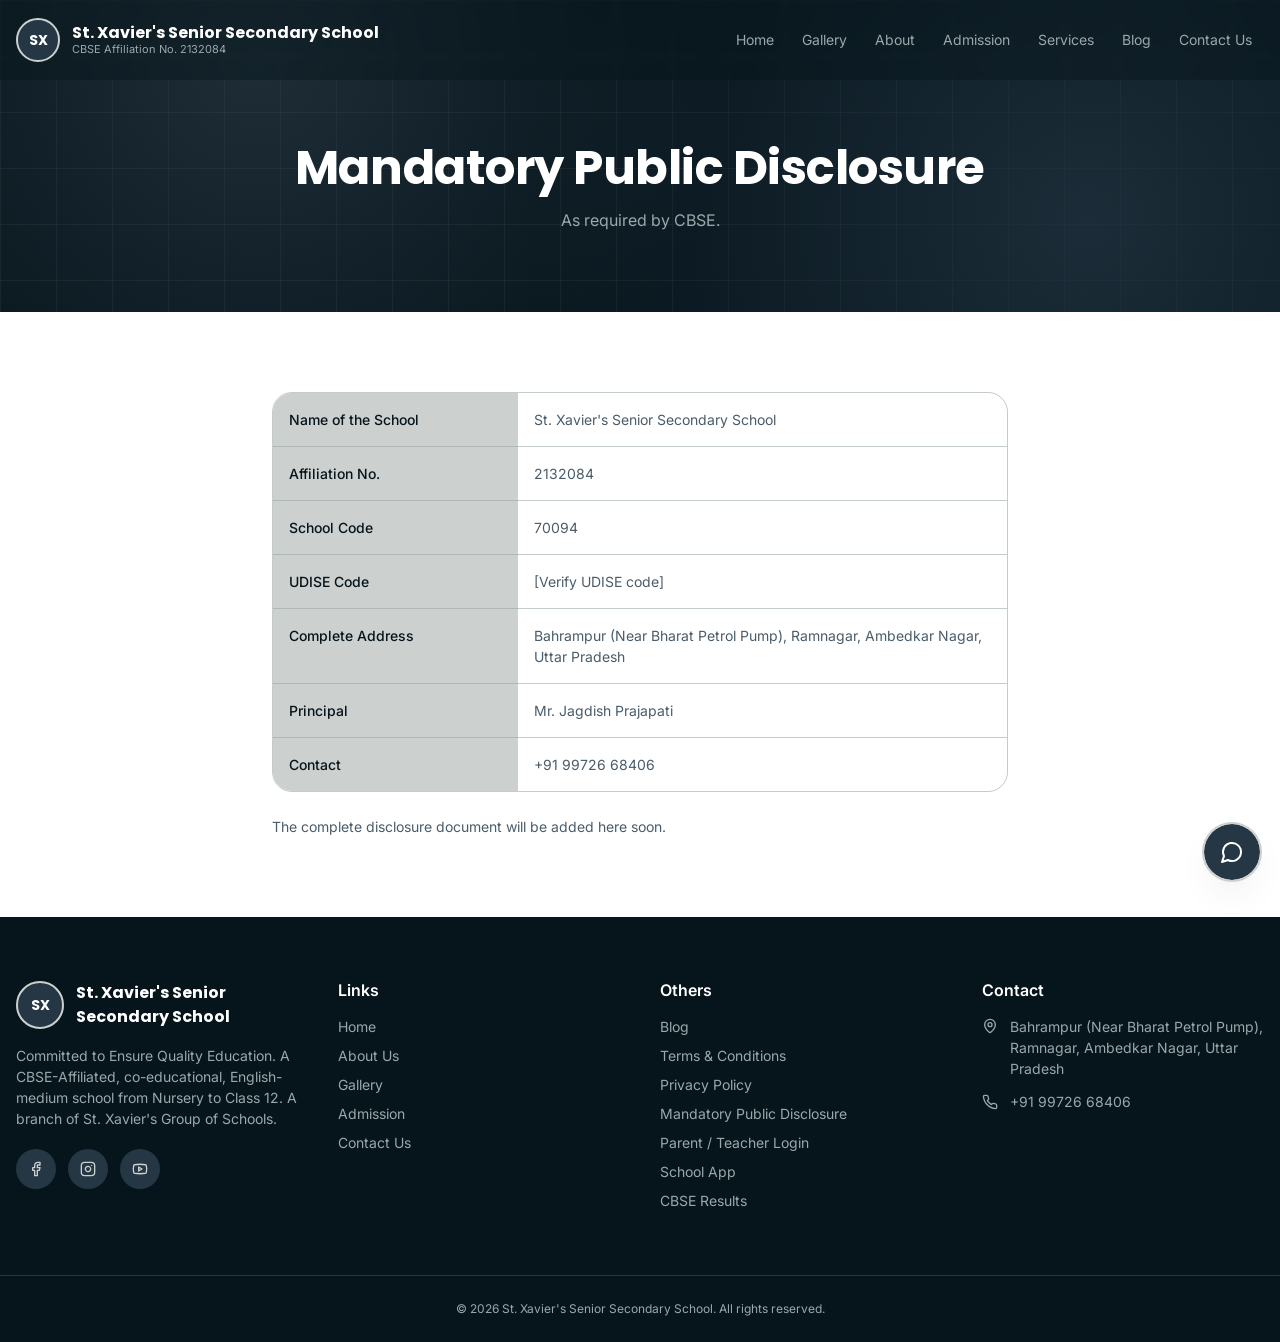
<file: mandatory-public-disclosure.html>
<!DOCTYPE html>
<html lang="en">
<head>
  <meta charset="utf-8">
  <meta name="viewport" content="width=device-width, initial-scale=1">
  <title>Mandatory Public Disclosure | St. Xavier's Senior Secondary School</title>
  <meta name="description" content="CBSE Mandatory Public Disclosure for St. Xavier's Senior Secondary School, Ramnagar.">
  <meta property="og:title" content="Mandatory Public Disclosure | St. Xavier's Senior Secondary School">
  <meta property="og:description" content="CBSE Mandatory Public Disclosure for St. Xavier's Senior Secondary School, Ramnagar.">
  <meta property="og:type" content="website">
  <meta name="twitter:card" content="summary_large_image">
  <link rel="icon" href="assets/favicon.png" type="image/png">
  <link rel="preconnect" href="https://fonts.googleapis.com">
  <link rel="preconnect" href="https://fonts.gstatic.com" crossorigin>
  <link rel="stylesheet" href="https://fonts.googleapis.com/css2?family=Inter:wght@400;500;600&family=Poppins:wght@500;600;700;800&display=swap">
  <link rel="stylesheet" href="css/base.css">
  <link rel="stylesheet" href="css/layout.css">
  <link rel="stylesheet" href="css/components.css">
  <script>document.documentElement.classList.add("js");</script>
</head>
<body>
  <a class="skip-link" href="#main">Skip to content</a>
  <div id="site-header"></div>

  <main id="main">
    <section class="page-hero hero-grid bg-ink">
      <div class="container">
        <div class="reveal">
          <h1>Mandatory Public Disclosure</h1>
        <p>As required by CBSE.</p>
        </div>
      </div>
    </section>

    <section class="section--md bg-paper">
      <div class="container container--text">
        <div class="table-wrap">
          <table class="data-table"><tbody id="disclosure-rows"></tbody></table>
        </div>
        <p class="note" id="disclosure-note"></p>
      </div>
    </section>
  </main>

  <div id="site-footer"></div>

  <!-- Scripts: order matters -->
  <script src="js/icons.js"></script>
  <script src="js/data.js"></script>
  <script src="js/utils.js"></script>
  <script src="js/animations.js"></script>
  <script src="js/layout.js"></script>
  <script src="js/pages.js"></script>
  <script src="js/main.js"></script>
</body>
</html>
</file>
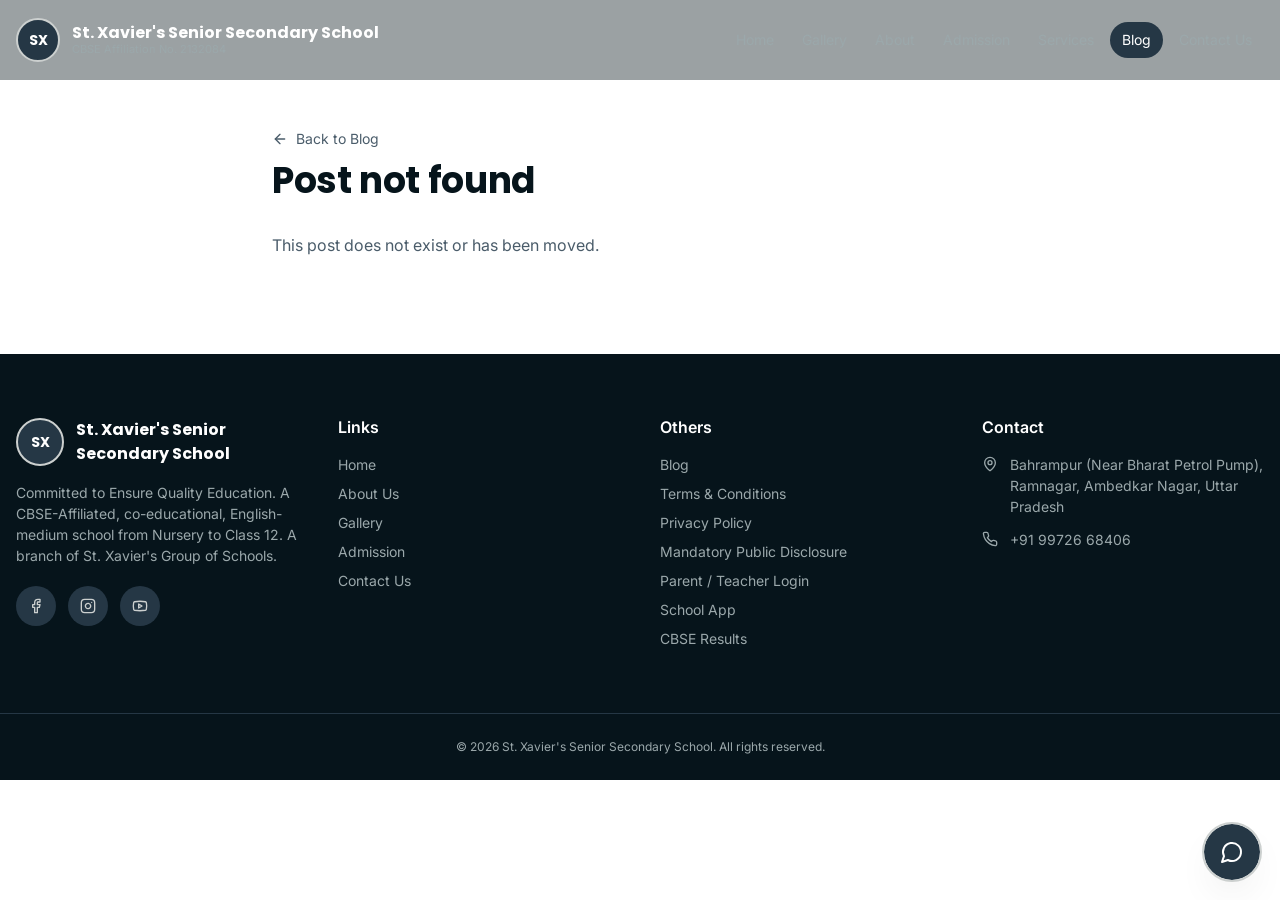
<file: post.html>
<!DOCTYPE html>
<html lang="en">
<head>
  <meta charset="utf-8">
  <meta name="viewport" content="width=device-width, initial-scale=1">
  <title>Blog Post | St. Xavier's Senior Secondary School</title>
  <meta name="description" content="News and articles from St. Xavier's Senior Secondary School, Ramnagar.">
  <meta property="og:title" content="Blog Post | St. Xavier's Senior Secondary School">
  <meta property="og:description" content="News and articles from St. Xavier's Senior Secondary School, Ramnagar.">
  <meta property="og:type" content="website">
  <meta name="twitter:card" content="summary_large_image">
  <link rel="icon" href="assets/favicon.png" type="image/png">
  <link rel="preconnect" href="https://fonts.googleapis.com">
  <link rel="preconnect" href="https://fonts.gstatic.com" crossorigin>
  <link rel="stylesheet" href="https://fonts.googleapis.com/css2?family=Inter:wght@400;500;600&family=Poppins:wght@500;600;700;800&display=swap">
  <link rel="stylesheet" href="css/base.css">
  <link rel="stylesheet" href="css/layout.css">
  <link rel="stylesheet" href="css/components.css">
  <script>document.documentElement.classList.add("js");</script>
</head>
<body>
  <a class="skip-link" href="#main">Skip to content</a>
  <div id="site-header"></div>

  <main id="main">
    <article class="article bg-paper">
      <div class="container container--text" id="post"></div>
    </article>
  </main>

  <div id="site-footer"></div>

  <!-- Scripts: order matters -->
  <script src="js/icons.js"></script>
  <script src="js/data.js"></script>
  <script src="js/utils.js"></script>
  <script src="js/animations.js"></script>
  <script src="js/layout.js"></script>
  <script src="js/pages.js"></script>
  <script src="js/main.js"></script>
</body>
</html>
</file>
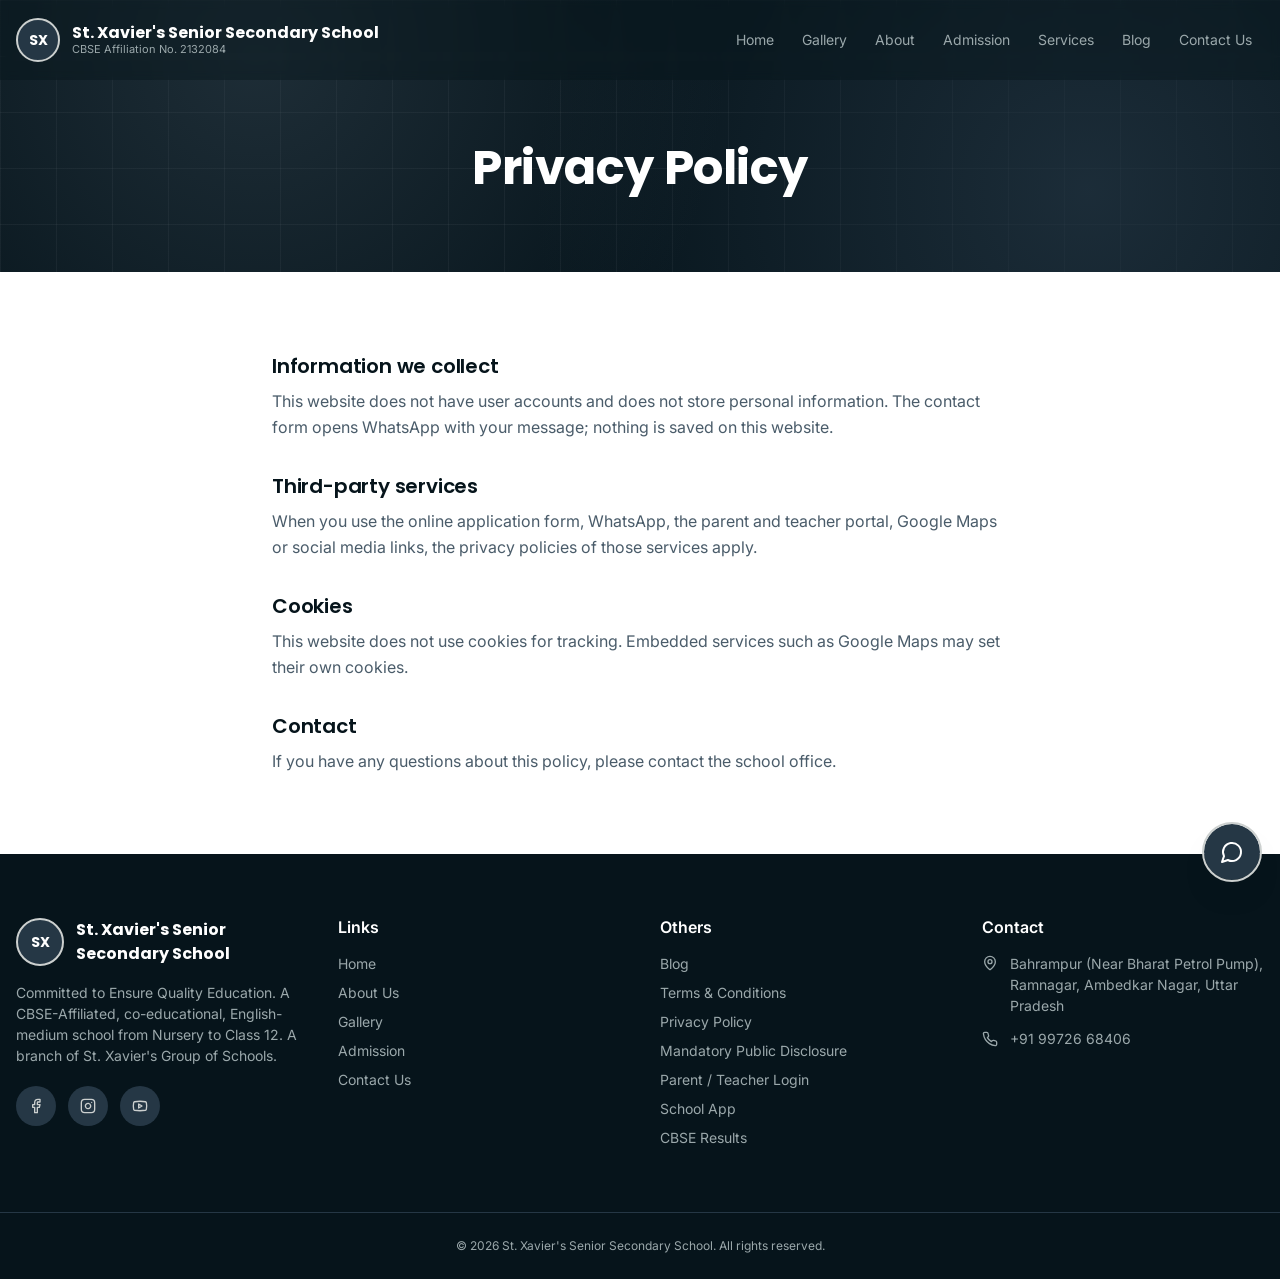
<file: privacy.html>
<!DOCTYPE html>
<html lang="en">
<head>
  <meta charset="utf-8">
  <meta name="viewport" content="width=device-width, initial-scale=1">
  <title>Privacy Policy | St. Xavier's Senior Secondary School</title>
  <meta name="description" content="How the St. Xavier's Senior Secondary School website handles your information.">
  <meta property="og:title" content="Privacy Policy | St. Xavier's Senior Secondary School">
  <meta property="og:description" content="How the St. Xavier's Senior Secondary School website handles your information.">
  <meta property="og:type" content="website">
  <meta name="twitter:card" content="summary_large_image">
  <link rel="icon" href="assets/favicon.png" type="image/png">
  <link rel="preconnect" href="https://fonts.googleapis.com">
  <link rel="preconnect" href="https://fonts.gstatic.com" crossorigin>
  <link rel="stylesheet" href="https://fonts.googleapis.com/css2?family=Inter:wght@400;500;600&family=Poppins:wght@500;600;700;800&display=swap">
  <link rel="stylesheet" href="css/base.css">
  <link rel="stylesheet" href="css/layout.css">
  <link rel="stylesheet" href="css/components.css">
  <script>document.documentElement.classList.add("js");</script>
</head>
<body>
  <a class="skip-link" href="#main">Skip to content</a>
  <div id="site-header"></div>

  <main id="main">
    <section class="page-hero hero-grid bg-ink">
      <div class="container">
        <div class="reveal">
          <h1>Privacy Policy</h1>
        </div>
      </div>
    </section>

    <section class="section--md bg-paper">
      <div class="container container--text">
        <div class="legal">
          <div><h2>Information we collect</h2><p>This website does not have user accounts and does not store personal information. The contact form opens WhatsApp with your message; nothing is saved on this website.</p></div>
          <div><h2>Third-party services</h2><p>When you use the online application form, WhatsApp, the parent and teacher portal, Google Maps or social media links, the privacy policies of those services apply.</p></div>
          <div><h2>Cookies</h2><p>This website does not use cookies for tracking. Embedded services such as Google Maps may set their own cookies.</p></div>
          <div><h2>Contact</h2><p>If you have any questions about this policy, please contact the school office.</p></div>
        </div>
      </div>
    </section>
  </main>

  <div id="site-footer"></div>

  <!-- Scripts: order matters -->
  <script src="js/icons.js"></script>
  <script src="js/data.js"></script>
  <script src="js/utils.js"></script>
  <script src="js/animations.js"></script>
  <script src="js/layout.js"></script>
  <script src="js/pages.js"></script>
  <script src="js/main.js"></script>
</body>
</html>
</file>
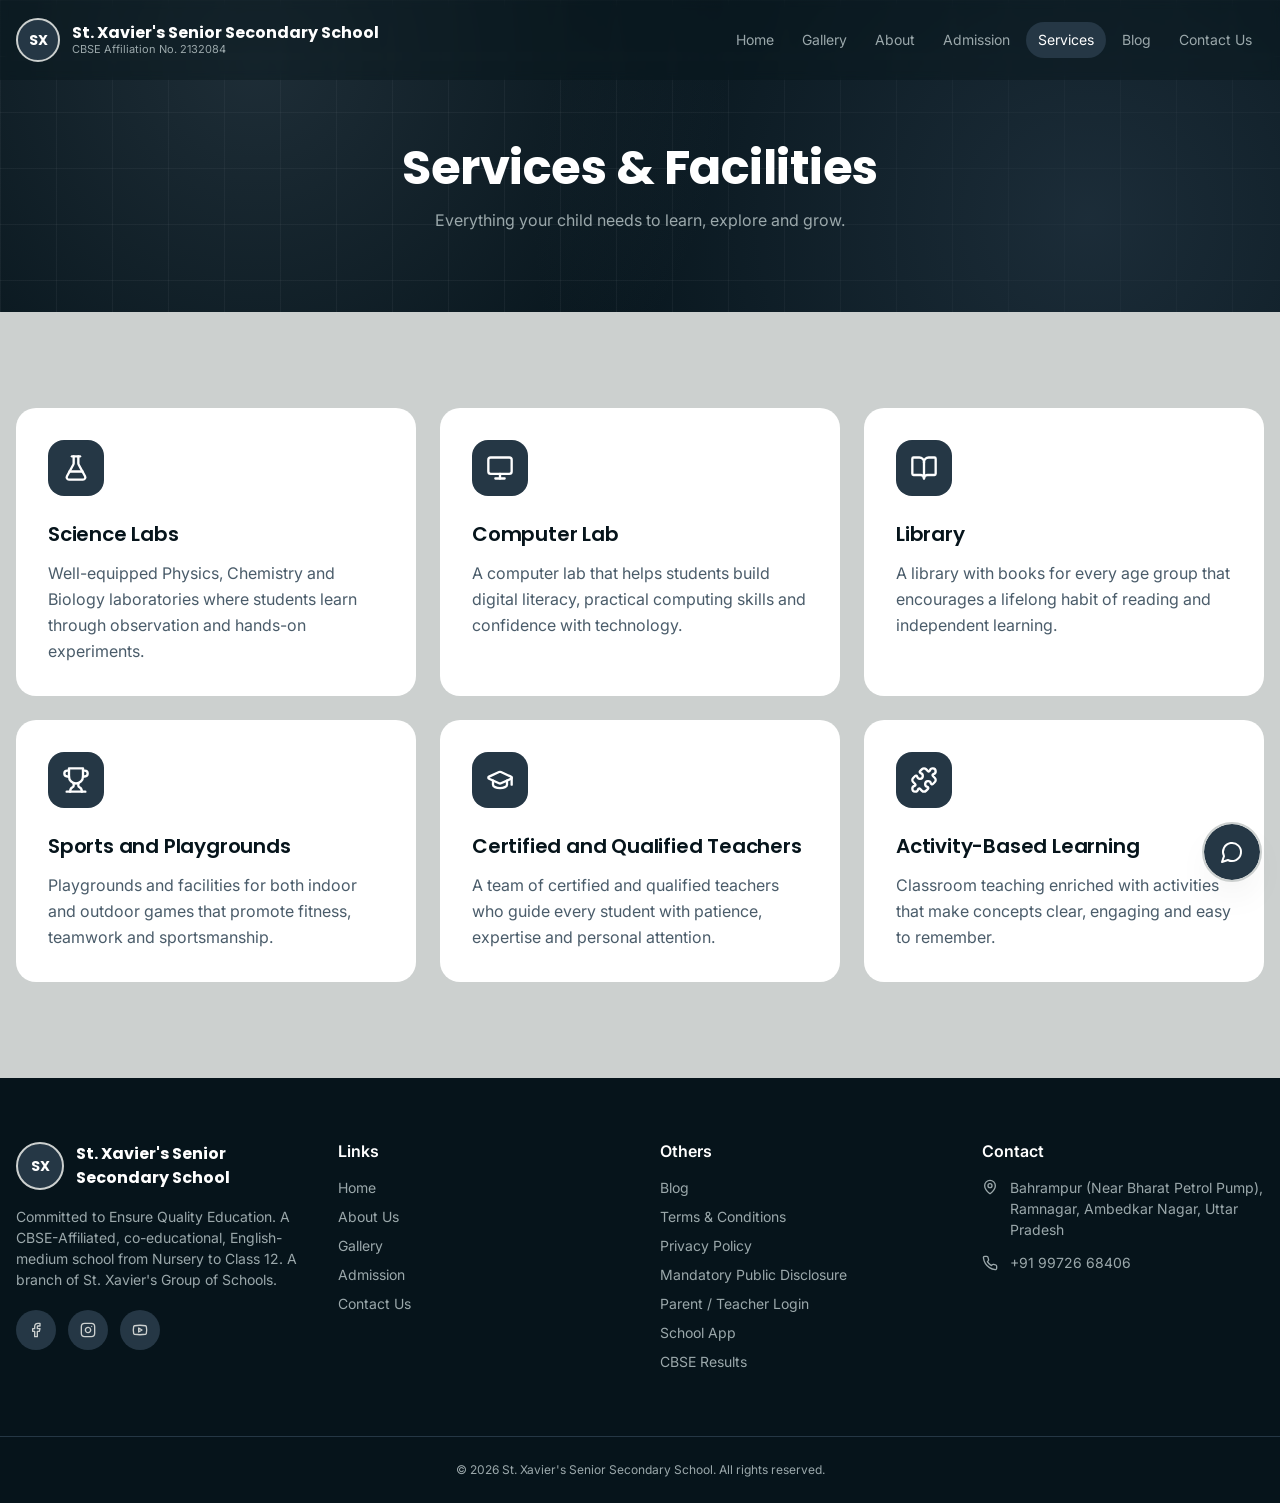
<file: services.html>
<!DOCTYPE html>
<html lang="en">
<head>
  <meta charset="utf-8">
  <meta name="viewport" content="width=device-width, initial-scale=1">
  <title>Services &amp; Facilities | St. Xavier's Senior Secondary School</title>
  <meta name="description" content="Science labs, computer lab, library, sports, qualified teachers and activity-based learning at St. Xavier's, Ramnagar.">
  <meta property="og:title" content="Services &amp; Facilities | St. Xavier's Senior Secondary School">
  <meta property="og:description" content="Science labs, computer lab, library, sports, qualified teachers and activity-based learning at St. Xavier's, Ramnagar.">
  <meta property="og:type" content="website">
  <meta name="twitter:card" content="summary_large_image">
  <link rel="icon" href="assets/favicon.png" type="image/png">
  <link rel="preconnect" href="https://fonts.googleapis.com">
  <link rel="preconnect" href="https://fonts.gstatic.com" crossorigin>
  <link rel="stylesheet" href="https://fonts.googleapis.com/css2?family=Inter:wght@400;500;600&family=Poppins:wght@500;600;700;800&display=swap">
  <link rel="stylesheet" href="css/base.css">
  <link rel="stylesheet" href="css/layout.css">
  <link rel="stylesheet" href="css/components.css">
  <script>document.documentElement.classList.add("js");</script>
</head>
<body>
  <a class="skip-link" href="#main">Skip to content</a>
  <div id="site-header"></div>

  <main id="main">
    <section class="page-hero hero-grid bg-ink">
      <div class="container">
        <div class="reveal">
          <h1>Services &amp; Facilities</h1>
        <p>Everything your child needs to learn, explore and grow.</p>
        </div>
      </div>
    </section>

    <section class="section bg-cloud">
      <div class="container">
        <div class="cards-3" id="facilities-detailed"></div>
      </div>
    </section>
  </main>

  <div id="site-footer"></div>

  <!-- Scripts: order matters -->
  <script src="js/icons.js"></script>
  <script src="js/data.js"></script>
  <script src="js/utils.js"></script>
  <script src="js/animations.js"></script>
  <script src="js/layout.js"></script>
  <script src="js/pages.js"></script>
  <script src="js/main.js"></script>
</body>
</html>
</file>
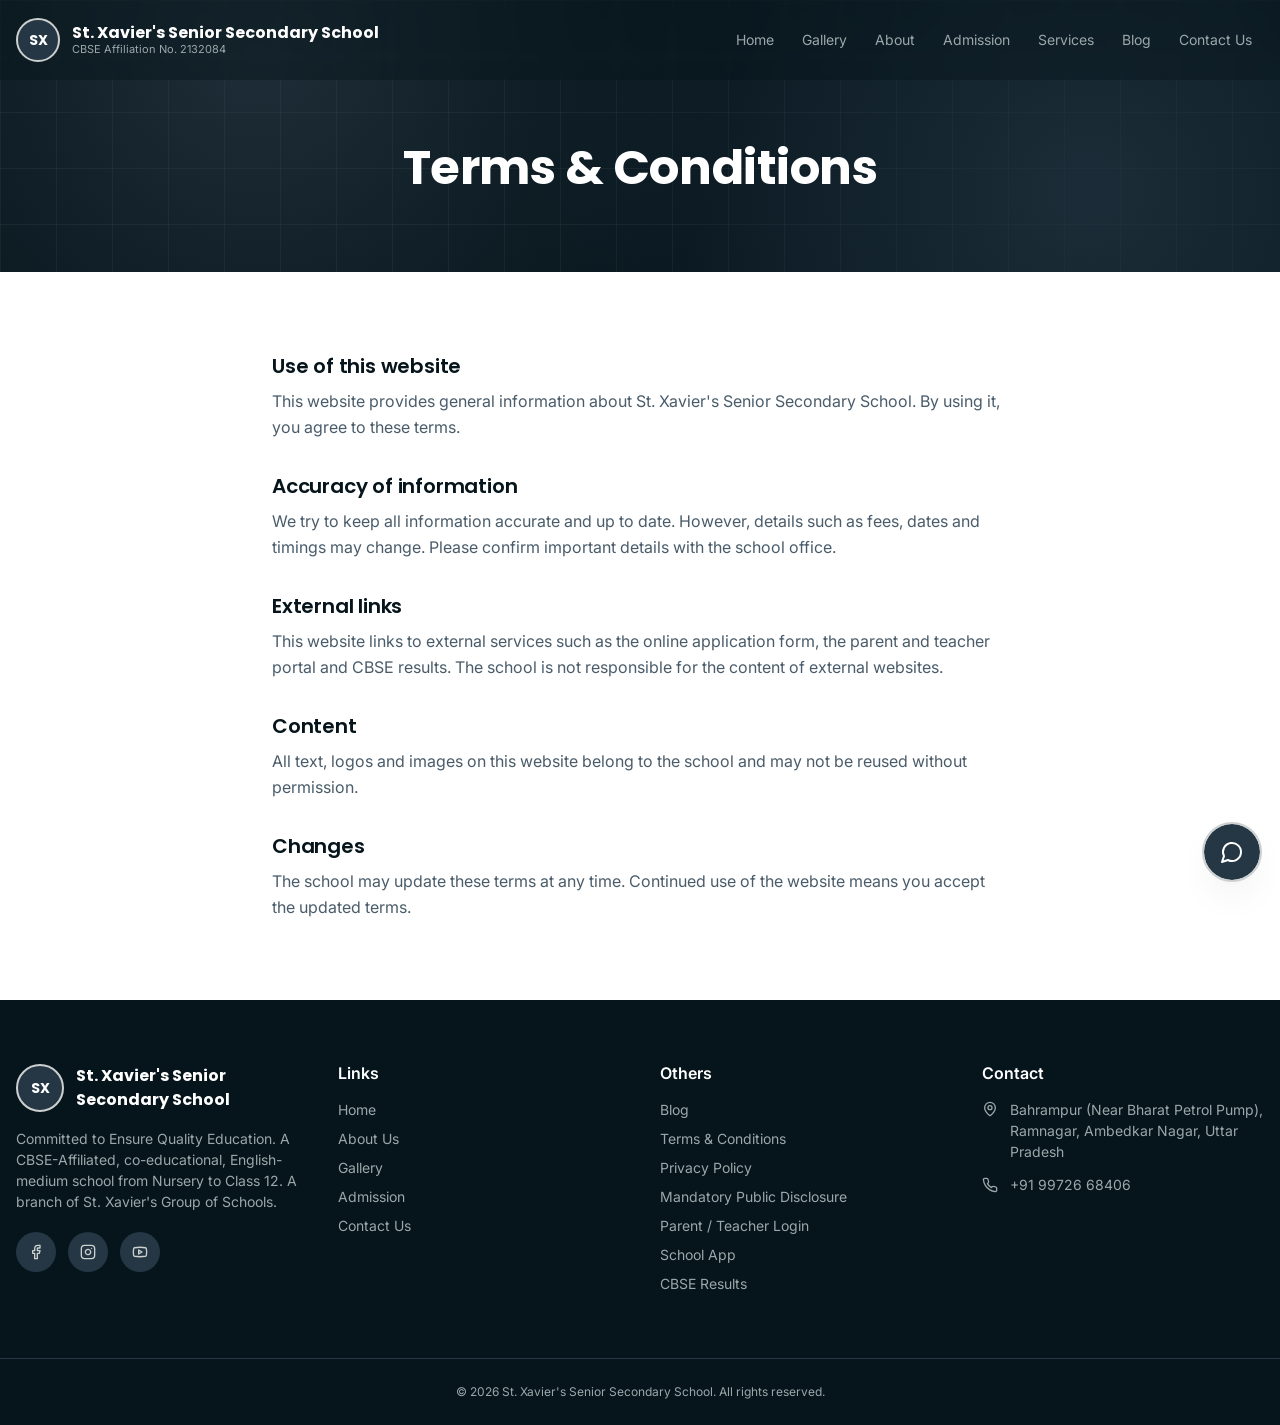
<file: terms.html>
<!DOCTYPE html>
<html lang="en">
<head>
  <meta charset="utf-8">
  <meta name="viewport" content="width=device-width, initial-scale=1">
  <title>Terms &amp; Conditions | St. Xavier's Senior Secondary School</title>
  <meta name="description" content="Terms and conditions for using the St. Xavier's Senior Secondary School website.">
  <meta property="og:title" content="Terms &amp; Conditions | St. Xavier's Senior Secondary School">
  <meta property="og:description" content="Terms and conditions for using the St. Xavier's Senior Secondary School website.">
  <meta property="og:type" content="website">
  <meta name="twitter:card" content="summary_large_image">
  <link rel="icon" href="assets/favicon.png" type="image/png">
  <link rel="preconnect" href="https://fonts.googleapis.com">
  <link rel="preconnect" href="https://fonts.gstatic.com" crossorigin>
  <link rel="stylesheet" href="https://fonts.googleapis.com/css2?family=Inter:wght@400;500;600&family=Poppins:wght@500;600;700;800&display=swap">
  <link rel="stylesheet" href="css/base.css">
  <link rel="stylesheet" href="css/layout.css">
  <link rel="stylesheet" href="css/components.css">
  <script>document.documentElement.classList.add("js");</script>
</head>
<body>
  <a class="skip-link" href="#main">Skip to content</a>
  <div id="site-header"></div>

  <main id="main">
    <section class="page-hero hero-grid bg-ink">
      <div class="container">
        <div class="reveal">
          <h1>Terms &amp; Conditions</h1>
        </div>
      </div>
    </section>

    <section class="section--md bg-paper">
      <div class="container container--text">
        <div class="legal">
          <div><h2>Use of this website</h2><p>This website provides general information about St. Xavier's Senior Secondary School. By using it, you agree to these terms.</p></div>
          <div><h2>Accuracy of information</h2><p>We try to keep all information accurate and up to date. However, details such as fees, dates and timings may change. Please confirm important details with the school office.</p></div>
          <div><h2>External links</h2><p>This website links to external services such as the online application form, the parent and teacher portal and CBSE results. The school is not responsible for the content of external websites.</p></div>
          <div><h2>Content</h2><p>All text, logos and images on this website belong to the school and may not be reused without permission.</p></div>
          <div><h2>Changes</h2><p>The school may update these terms at any time. Continued use of the website means you accept the updated terms.</p></div>
        </div>
      </div>
    </section>
  </main>

  <div id="site-footer"></div>

  <!-- Scripts: order matters -->
  <script src="js/icons.js"></script>
  <script src="js/data.js"></script>
  <script src="js/utils.js"></script>
  <script src="js/animations.js"></script>
  <script src="js/layout.js"></script>
  <script src="js/pages.js"></script>
  <script src="js/main.js"></script>
</body>
</html>
</file>
<file: css/base.css>
/* ==========================================================================
   base.css — Design tokens, reset, typography, shared utilities
   Colours / fonts / radius yahin se change hote hain.
   ========================================================================== */

:root {
  /* Palette */
  --ink: #06141b;
  --night: #11212d;
  --slate: #253745;
  --steel: #4a5c6a;
  --mist: #9ba8ab;
  --cloud: #ccd0cf;
  --paper: #ffffff;

  /* Semantic */
  --bg: var(--paper);
  --fg: var(--ink);
  --border: color-mix(in srgb, var(--mist) 60%, transparent);

  /* Type */
  --font-heading: "Poppins", ui-sans-serif, system-ui, sans-serif;
  --font-body: "Inter", ui-sans-serif, system-ui, sans-serif;

  /* Shape + depth */
  --radius: 0.75rem;
  --radius-xl: calc(var(--radius) + 4px);
  --radius-2xl: calc(var(--radius) + 8px);
  --shadow-card: 0 18px 40px -20px color-mix(in srgb, var(--ink) 45%, transparent);

  /* Layout */
  --header-h: 5rem;
  --ease-out: cubic-bezier(0.22, 1, 0.36, 1);
}

/* ---------- Reset ---------- */
*,
*::before,
*::after {
  box-sizing: border-box;
  margin: 0;
  padding: 0;
  border: 0 solid var(--border);
}

html {
  scroll-behavior: smooth;
  -webkit-text-size-adjust: 100%;
  text-size-adjust: 100%;
}

body {
  min-height: 100vh;
  background-color: var(--bg);
  color: var(--fg);
  font-family: var(--font-body);
  font-size: 1rem;
  line-height: 1.5;
  -webkit-font-smoothing: antialiased;
  overflow-x: hidden;
}

h1, h2, h3, h4 {
  font-family: var(--font-heading);
  letter-spacing: -0.01em;
  line-height: 1.2;
}

img, svg { display: block; max-width: 100%; }
img { height: auto; }
a { color: inherit; text-decoration: none; }
ul, ol { list-style: none; }
button { font: inherit; color: inherit; background: none; cursor: pointer; }
input, textarea { font: inherit; color: inherit; }
table { border-collapse: collapse; }

:focus-visible { outline: 2px solid var(--steel); outline-offset: 2px; }

.icon { width: 1.5rem; height: 1.5rem; flex-shrink: 0; }
.icon-sm { width: 1rem; height: 1rem; }

/* ---------- Container (same breakpoints as the original design) ---------- */
.container { width: 100%; margin-inline: auto; padding-inline: 1rem; }
@media (min-width: 640px)  { .container { max-width: 640px; } }
@media (min-width: 768px)  { .container { max-width: 768px; } }
@media (min-width: 1024px) { .container { max-width: 1024px; } }
@media (min-width: 1280px) { .container { max-width: 1280px; } }
@media (min-width: 1536px) { .container { max-width: 1536px; } }
.container--narrow { max-width: 56rem !important; }   /* notices */
.container--text   { max-width: 48rem !important; }   /* legal, FAQ, blog post */

/* ---------- Accessibility helpers ---------- */
.sr-only {
  position: absolute; width: 1px; height: 1px; padding: 0; margin: -1px;
  overflow: hidden; clip: rect(0, 0, 0, 0); white-space: nowrap; border: 0;
}
.skip-link {
  position: fixed; left: 1rem; top: 1rem; z-index: 60; padding: 0.5rem;
  border-radius: 0.25rem; background: var(--paper); color: var(--ink);
  transform: translateY(-200%);
}
.skip-link:focus { transform: none; }

/* ---------- Section backgrounds ---------- */
.bg-paper { background-color: var(--paper); }
.bg-cloud { background-color: var(--cloud); }
.bg-night { background-color: var(--night); color: var(--paper); }
.bg-ink   { background-color: var(--ink);   color: var(--paper); }

.hero-grid {
  background-image:
    radial-gradient(circle at 20% 20%, color-mix(in srgb, var(--steel) 35%, transparent), transparent 45%),
    radial-gradient(circle at 85% 70%, color-mix(in srgb, var(--slate) 70%, transparent), transparent 50%),
    linear-gradient(color-mix(in srgb, var(--mist) 8%, transparent) 1px, transparent 1px),
    linear-gradient(90deg, color-mix(in srgb, var(--mist) 8%, transparent) 1px, transparent 1px);
  background-size: auto, auto, 56px 56px, 56px 56px;
}

.section { padding-block: 6rem; }
.section--md { padding-block: 5rem; }
.section--sm { padding-block: 4rem; }

/* ---------- Text helpers ---------- */
.text-steel { color: var(--steel); }
.text-mist  { color: var(--mist); }
.text-center { text-align: center; }

/* ---------- Scroll-reveal (JS adds .reveal; falls back to visible without JS) ---------- */
.reveal {
  opacity: 0;
  transform: translateY(28px);
  transition: opacity 0.6s var(--ease-out), transform 0.6s var(--ease-out);
  transition-delay: var(--delay, 0s);
}
.reveal.is-visible { opacity: 1; transform: none; }

/* ---------- Page fade-in ---------- */
main { animation: page-fade 0.4s ease; }
@keyframes page-fade { from { opacity: 0; } to { opacity: 1; } }

@media (prefers-reduced-motion: reduce) {
  html { scroll-behavior: auto; }
  main { animation: none; }
  .reveal { opacity: 1; transform: none; transition: none; }
}
</file>
<file: css/layout.css>
/* ==========================================================================
   layout.css — Header, mobile menu, WhatsApp button, footer, page hero
   ========================================================================== */

/* ---------- Header ---------- */
.site-header {
  position: fixed; inset: 0 0 auto 0; z-index: 50;
  background: rgba(6, 20, 27, 0.4);
  -webkit-backdrop-filter: blur(4px); backdrop-filter: blur(4px);
  transition: background-color 0.2s, box-shadow 0.2s, backdrop-filter 0.2s;
}
.site-header.is-solid {
  background: rgba(6, 20, 27, 0.95);
  box-shadow: var(--shadow-card);
  -webkit-backdrop-filter: blur(8px); backdrop-filter: blur(8px);
}
.site-header__bar {
  display: flex; align-items: center; justify-content: space-between;
  height: var(--header-h); gap: 1rem;
}
.brand { display: flex; align-items: center; gap: 0.75rem; min-width: 0; }
.brand__text { line-height: 1.25; color: var(--paper); min-width: 0; }
.brand__name { display: block; font-family: var(--font-heading); font-size: 0.875rem; font-weight: 700; }
.brand__sub  { display: block; font-size: 11px; color: var(--mist); }
@media (min-width: 640px) { .brand__name { font-size: 1rem; } }

.logo {
  display: grid; place-items: center; flex-shrink: 0;
  width: 2.75rem; height: 2.75rem; border-radius: 50%;
  border: 2px solid var(--cloud); background: var(--slate); color: var(--paper);
  font-family: var(--font-heading); font-weight: 700; font-size: 0.875rem;
}
.logo--img { border: 0; background: none; object-fit: contain; border-radius: 0; }
.logo--lg { width: 3rem; height: 3rem; }
.logo--xl { width: 12rem; height: 12rem; font-size: 3rem; }

.main-nav { display: none; align-items: center; gap: 0.25rem; }
.main-nav a {
  border-radius: 9999px; padding: 0.5rem 0.75rem; font-size: 0.875rem; line-height: 1.25rem;
  color: var(--mist); transition: color 0.15s, background-color 0.15s;
}
.main-nav a:hover { color: var(--paper); }
.main-nav a[aria-current="page"] { color: var(--paper); background: var(--slate); }

.menu-toggle { padding: 0.5rem; border-radius: 0.375rem; color: var(--paper); line-height: 0; }

.mobile-nav { display: none; border-top: 1px solid var(--steel); background: var(--ink); padding: 0 1rem 1.5rem; }
.mobile-nav.is-open { display: block; animation: menu-in 0.25s ease both; }
.mobile-nav a { display: block; border-bottom: 1px solid var(--slate); padding: 0.75rem 0; color: var(--mist); }
.mobile-nav a[aria-current="page"] { color: var(--paper); }
@keyframes menu-in { from { opacity: 0; transform: translateY(-6px); } to { opacity: 1; transform: none; } }

@media (min-width: 1024px) {
  .main-nav { display: flex; }
  .menu-toggle, .mobile-nav, .mobile-nav.is-open { display: none; }
}

/* ---------- WhatsApp floating button ---------- */
.whatsapp-fab {
  position: fixed; right: 1.25rem; bottom: 1.25rem; z-index: 50;
  display: grid; place-items: center; width: 3.5rem; height: 3.5rem; border-radius: 50%;
  background: var(--slate); color: var(--paper); box-shadow: var(--shadow-card);
  outline: 2px solid var(--cloud); outline-offset: 0;
  transition: transform 0.15s;
}
.whatsapp-fab:hover { transform: scale(1.1); }

/* ---------- Footer ---------- */
.site-footer { background: var(--ink); color: var(--paper); }
.footer-grid { display: grid; gap: 2.5rem; padding-block: 4rem; }
@media (min-width: 768px)  { .footer-grid { grid-template-columns: repeat(2, 1fr); } }
@media (min-width: 1024px) { .footer-grid { grid-template-columns: repeat(4, 1fr); } }
.footer-brand { display: flex; align-items: center; gap: 0.75rem; margin-bottom: 1rem; }
.footer-brand p { font-family: var(--font-heading); font-weight: 700; }
.footer-about { font-size: 0.875rem; color: var(--mist); }
.socials { display: flex; gap: 0.75rem; margin-top: 1.25rem; }
.socials a {
  display: grid; place-items: center; width: 2.5rem; height: 2.5rem; border-radius: 50%;
  background: var(--slate); color: var(--cloud); transition: background-color 0.15s;
}
.socials a:hover { background: var(--steel); }
.footer-col h3 { margin-bottom: 1rem; font-weight: 600; font-size: 1rem; font-family: var(--font-body); letter-spacing: 0; }
.footer-col ul { display: grid; gap: 0.5rem; font-size: 0.875rem; }
.footer-link { color: var(--mist); transition: color 0.15s; }
.footer-link:hover { color: var(--paper); }
.footer-contact { display: flex; gap: 0.75rem; font-size: 0.875rem; color: var(--mist); }
.footer-contact .icon { width: 1rem; height: 1rem; margin-top: 0.125rem; }
.footer-contact--link { margin-top: 0.75rem; align-items: center; transition: color 0.15s; }
.footer-contact--link .icon { margin-top: 0; }
.footer-contact--link:hover { color: var(--paper); }
.footer-bottom { border-top: 1px solid var(--slate); padding-block: 1.5rem; text-align: center; font-size: 0.75rem; color: var(--mist); }

/* ---------- Inner-page hero ---------- */
.page-hero { padding: 9rem 0 5rem; text-align: center; }
.page-hero h1 { font-size: 2.25rem; font-weight: 700; line-height: 1.1; }
.page-hero p { max-width: 42rem; margin: 1rem auto 0; color: var(--mist); }
@media (min-width: 768px) { .page-hero h1 { font-size: 3rem; line-height: 1; } }

/* ---------- Section heading ---------- */
.section-heading { max-width: 42rem; margin-bottom: 3rem; }
.section-heading--center { margin-inline: auto; text-align: center; }
.eyebrow {
  margin-bottom: 0.75rem; font-size: 0.75rem; font-weight: 600;
  text-transform: uppercase; letter-spacing: 0.2em; color: var(--steel);
}
.section-heading h2 { font-size: 1.875rem; font-weight: 700; color: var(--ink); }
.section-heading--light .eyebrow { color: var(--mist); }
.section-heading--light h2 { color: var(--paper); }
@media (min-width: 768px) { .section-heading h2 { font-size: 2.25rem; line-height: 1.11; } }
</file>
<file: css/components.css>
/* ==========================================================================
   components.css — Buttons, cards, hero slider, carousel, forms, gallery...
   ========================================================================== */

/* ---------- Buttons ---------- */
.btn {
  display: inline-flex; align-items: center; justify-content: center; gap: 0.5rem;
  border-radius: 9999px; padding: 0.75rem 1.5rem;
  font-size: 0.875rem; line-height: 1.25rem; font-weight: 600;
  transition: all 0.3s;
}
.btn:hover { transform: translateY(-2px); }
.btn:focus-visible { outline: 2px solid var(--mist); outline-offset: 2px; }
.btn .icon { width: 1rem; height: 1rem; }
.btn--on-dark       { background: var(--cloud); color: var(--ink); }
.btn--on-dark:hover { background: var(--paper); }
.btn--outline-dark       { border: 1px solid var(--mist); color: var(--paper); }
.btn--outline-dark:hover { background: rgba(255, 255, 255, 0.1); }
.btn--on-light       { background: var(--slate); color: var(--paper); }
.btn--on-light:hover { background: var(--night); }
.btn--outline-light       { border: 1px solid var(--slate); color: var(--ink); }
.btn--outline-light:hover { background: var(--cloud); }
.btn--block { width: 100%; }

/* ---------- Lift hover (cards) ---------- */
.lift { transition: transform 0.3s ease, box-shadow 0.3s ease; }
.lift:hover { transform: translateY(-4px); box-shadow: var(--shadow-card); }

/* ---------- Photo + placeholder ---------- */
.photo { display: block; width: 100%; object-fit: cover; }
.photo-ph { display: grid; place-items: center; background: var(--cloud); color: var(--steel); }
.photo-ph .icon { width: 33.333%; max-width: 4rem; height: auto; stroke-width: 1.25; }
.ratio-43 { aspect-ratio: 4 / 3; }
.ratio-34 { aspect-ratio: 3 / 4; }
.ratio-169 { aspect-ratio: 16 / 9; }
.ratio-1 { aspect-ratio: 1 / 1; }
.rounded-2xl { border-radius: var(--radius-2xl); }
.rounded-full { border-radius: 9999px; }

/* ---------- Hero slider (home) ---------- */
.hero {
  position: relative; display: flex; align-items: center; overflow: hidden;
  min-height: 420px; padding: 7rem 0 7rem; background: var(--ink); color: var(--paper);
}
@media (min-width: 768px) { .hero { min-height: max(60vh, 480px); } }
.hero__slide {
  position: absolute; inset: 0; width: 100%; height: 100%; object-fit: cover;
  opacity: 0; transform: scale(1);
  transition: opacity 1s ease-out, transform 1s ease-out;
}
.hero__slide.is-active { opacity: 1; transform: scale(1.08); transition: opacity 1s ease-out, transform 7s ease-out; }
.hero__overlay { position: absolute; inset: 0; background: rgba(6, 20, 27, 0.72); }
.hero__content { position: relative; }
.hero__tag {
  display: inline-block; margin-bottom: 1.25rem; padding: 0.375rem 1rem;
  border: 1px solid var(--steel); border-radius: 9999px;
  font-size: 0.75rem; text-transform: uppercase; letter-spacing: 0.2em; color: var(--mist);
}
.hero h1 { max-width: 56rem; font-size: 2.25rem; font-weight: 800; line-height: 1.05; }
@media (min-width: 640px) { .hero h1 { font-size: 3rem; } }
@media (min-width: 768px) { .hero h1 { font-size: 3.75rem; } }
.hero h1 .line { display: block; }
.hero h1 .word { display: inline-block; margin-right: 0.25em; }
.hero__lead { max-width: 36rem; margin-top: 1.5rem; font-size: 1.125rem; line-height: 1.55; color: var(--mist); }
.hero__cta { margin-top: 2.5rem; display: flex; flex-wrap: wrap; gap: 1rem; }
.hero__meta { margin-top: 2.5rem; font-size: 0.75rem; color: var(--mist); }

/* hero entrance animation */
.js .hero__tag, .js .hero .word, .js .hero__rest { opacity: 0; }
.js .hero.is-ready .hero__tag { animation: rise-sm 0.5s ease forwards; }
.js .hero.is-ready .word { animation: rise-lg 0.7s var(--ease-out) forwards; animation-delay: var(--d, 0.2s); }
.js .hero.is-ready .hero__rest { animation: rise-md 0.6s ease forwards 0.95s; }
@keyframes rise-sm { from { opacity: 0; transform: translateY(10px); } to { opacity: 1; transform: none; } }
@keyframes rise-md { from { opacity: 0; transform: translateY(20px); } to { opacity: 1; transform: none; } }
@keyframes rise-lg { from { opacity: 0; transform: translateY(40px); } to { opacity: 1; transform: none; } }
@media (prefers-reduced-motion: reduce) {
  .js .hero__tag, .js .hero .word, .js .hero__rest { opacity: 1; animation: none !important; }
  .hero__slide.is-active { transform: none; }
}

/* slider controls */
.hero__controls-wrap { position: absolute; inset: auto 0 1rem 0; z-index: 10; padding-inline: 1rem; }
@media (min-width: 768px) { .hero__controls-wrap { bottom: 1.5rem; } }
.hero__controls {
  display: flex; align-items: center; gap: 0.75rem; margin-inline: auto;
  padding: 0.625rem 0.75rem; border: 1px solid var(--steel); border-radius: var(--radius-2xl);
  background: rgba(17, 33, 45, 0.7); -webkit-backdrop-filter: blur(12px); backdrop-filter: blur(12px);
}
@media (min-width: 768px) { .hero__controls { gap: 1.5rem; padding: 0.75rem 1.25rem; } }
.hero__tabs { display: grid; flex: 1; grid-template-columns: repeat(3, 1fr); gap: 0.5rem; min-width: 0; }
@media (min-width: 768px) { .hero__tabs { gap: 1rem; } }
.hero__tab { text-align: left; min-width: 0; }
.hero__bar { display: block; height: 2px; overflow: hidden; border-radius: 9999px; background: var(--steel); }
.hero__fill { display: block; height: 100%; transform-origin: left; background: var(--cloud); transform: scaleX(0); }
.hero__tab-label {
  display: block; margin-top: 0.375rem; overflow: hidden; text-overflow: ellipsis; white-space: nowrap;
  font-size: 10px; font-weight: 500; text-transform: uppercase; letter-spacing: 0.05em; color: var(--mist);
}
@media (min-width: 768px) { .hero__tab-label { font-size: 0.75rem; } }
.hero__tab:hover .hero__tab-label, .hero__tab[aria-selected="true"] .hero__tab-label { color: var(--cloud); }
.hero__tab-label .long { display: none; }
@media (min-width: 640px) { .hero__tab-label .long { display: inline; } }
.hero__btns { display: flex; flex-shrink: 0; gap: 0.375rem; }
@media (min-width: 768px) { .hero__btns { gap: 0.5rem; } }
.hero__btn {
  display: grid; place-items: center; width: 2rem; height: 2rem; border-radius: 50%;
  border: 1px solid var(--steel); color: var(--cloud); transition: background-color 0.15s;
}
.hero__btn:hover { background: var(--slate); }
.hero__btn .icon { width: 1rem; height: 1rem; }
@media (min-width: 768px) { .hero__btn { width: 2.5rem; height: 2.5rem; } }

/* ---------- Stats ---------- */
.grid { display: grid; gap: 1.5rem; }
.stats { padding-block: 4rem; }
.stats .grid { grid-template-columns: 1fr; }
@media (min-width: 640px) { .stats .grid { grid-template-columns: repeat(3, 1fr); } }
.stat { padding: 2rem; border-radius: var(--radius-2xl); background: var(--slate); text-align: center; }
.stat__value { font-family: var(--font-heading); font-size: 3rem; line-height: 1; font-weight: 700; }
.stat__label { margin-top: 0.5rem; color: var(--mist); }

/* ---------- Split (about preview, welcome) ---------- */
.split { display: grid; align-items: center; gap: 3rem; }
@media (min-width: 768px) { .split--2 { grid-template-columns: 1fr 1fr; } .split--auto { grid-template-columns: 1fr auto; } }
.split h2 { font-size: 1.875rem; font-weight: 700; }
@media (min-width: 768px) { .split h2 { font-size: 2.25rem; line-height: 1.11; } }
.split p.body { margin-top: 1.5rem; max-width: 42rem; line-height: 1.625; color: var(--steel); }
.split .btn { margin-top: 2rem; }

.facts { display: grid; grid-template-columns: repeat(2, 1fr); gap: 1rem; max-width: 32rem; margin-top: 2rem; font-size: 0.875rem; }
.facts dt { color: var(--steel); }
.facts dd { font-weight: 600; }

/* ---------- Facility cards ---------- */
.cards-3 { display: grid; gap: 1.5rem; }
@media (min-width: 640px)  { .cards-3 { grid-template-columns: repeat(2, 1fr); } }
@media (min-width: 1024px) { .cards-3 { grid-template-columns: repeat(3, 1fr); } }
.facility { padding: 1.75rem; border-radius: var(--radius-2xl); background: var(--paper); }
.facility--lg { padding: 2rem; }
.facility__icon {
  display: grid; place-items: center; width: 3rem; height: 3rem;
  border-radius: var(--radius-xl); background: var(--slate); color: var(--paper);
}
.facility--lg .facility__icon { width: 3.5rem; height: 3.5rem; }
.facility__icon .icon { width: 1.5rem; height: 1.5rem; }
.facility--lg .facility__icon .icon { width: 1.75rem; height: 1.75rem; }
.facility h2, .facility h3 { margin-top: 1.25rem; font-size: 1.125rem; font-weight: 600; font-family: var(--font-heading); }
.facility--lg h2 { margin-top: 1.5rem; font-size: 1.25rem; line-height: 1.4; }
.facility p { margin-top: 0.5rem; font-size: 0.875rem; color: var(--steel); }
.facility--lg p { margin-top: 0.75rem; font-size: 1rem; line-height: 1.625; }

/* ---------- Toppers carousel ---------- */
.toppers {
  display: flex; gap: 1rem; margin-inline: -1rem; padding: 0 7.5vw 1rem;
  overflow-x: auto; scroll-snap-type: x mandatory; scrollbar-width: none;
}
.toppers::-webkit-scrollbar { display: none; }
.topper {
  flex: 0 0 85vw; scroll-snap-align: center; padding: 1.25rem; text-align: center;
  border-radius: var(--radius-2xl); background: var(--slate);
}
.topper .photo, .topper .photo-ph { width: 7rem; height: 7rem; margin-inline: auto; }
.topper__name { margin-top: 1rem; font-family: var(--font-heading); font-weight: 600; }
.topper__pct {
  display: inline-flex; align-items: center; gap: 0.25rem; margin-top: 0.25rem;
  padding: 0.25rem 0.75rem; border-radius: 9999px; background: var(--cloud); color: var(--ink);
  font-size: 0.875rem; font-weight: 700;
}
.topper__pct .icon { width: 1rem; height: 1rem; }
.dots { display: flex; justify-content: center; gap: 0.5rem; margin-top: 0.75rem; }
.dot { width: 0.5rem; height: 0.5rem; border-radius: 9999px; background: var(--steel); transition: all 0.2s; }
.dot.is-active { width: 1.25rem; background: var(--cloud); }
@media (min-width: 640px) {
  .toppers { display: grid; grid-template-columns: repeat(2, 1fr); gap: 1.25rem; margin-inline: 0; padding: 0; overflow: visible; }
  .topper { flex: none; }
  .dots { display: none; }
}
@media (min-width: 1024px) { .toppers { grid-template-columns: repeat(4, 1fr); } }

/* ---------- Notices ---------- */
.notices { display: grid; gap: 1rem; }
.notice { display: flex; align-items: center; gap: 1.25rem; padding: 1.25rem; border: 1px solid var(--border); border-radius: var(--radius-2xl); }
.notice__icon { display: grid; place-items: center; flex-shrink: 0; width: 3rem; height: 3rem; border-radius: var(--radius-xl); background: var(--cloud); color: var(--slate); }
.notice__date { font-size: 0.75rem; color: var(--steel); }
.notice__title { font-weight: 500; }
.center-cta { margin-top: 2rem; text-align: center; }

/* ---------- CTA band ---------- */
.cta { padding-block: 6rem; text-align: center; }
.cta h2 { font-size: 2.25rem; font-weight: 800; line-height: 1.1; }
@media (min-width: 768px) { .cta h2 { font-size: 3.75rem; line-height: 1; } }
.cta p { max-width: 36rem; margin: 1rem auto 0; color: var(--mist); }
.cta__btns { display: flex; flex-wrap: wrap; justify-content: center; gap: 1rem; margin-top: 2rem; }

/* ---------- About ---------- */
.two-col { display: grid; gap: 1.5rem; }
@media (min-width: 768px) { .two-col { grid-template-columns: repeat(2, 1fr); } }
.vm-card { padding: 2rem; border-radius: var(--radius-2xl); background: var(--slate); }
.vm-card .icon { width: 2rem; height: 2rem; color: var(--cloud); }
.vm-card h3 { margin-top: 1rem; font-size: 1.5rem; font-weight: 600; line-height: 1.33; }
.vm-card p { margin-top: 0.75rem; line-height: 1.625; color: var(--mist); }

.leader { display: flex; flex-direction: column; gap: 1.5rem; padding: 2rem; border-radius: var(--radius-2xl); background: var(--paper); }
@media (min-width: 640px) { .leader { flex-direction: row; } }
.leader .photo, .leader .photo-ph { width: 8rem; height: 8rem; flex-shrink: 0; border-radius: var(--radius-2xl); }
.leader h3 { font-size: 1.25rem; font-weight: 600; line-height: 1.4; }
.leader__role { font-size: 0.875rem; color: var(--steel); }
.leader__msg { display: flex; gap: 0.5rem; margin-top: 1rem; font-size: 0.875rem; line-height: 1.625; color: var(--steel); }
.leader__msg .icon { width: 1.25rem; height: 1.25rem; color: var(--slate); }

.teachers { display: grid; grid-template-columns: repeat(2, 1fr); gap: 1.25rem; }
@media (min-width: 768px) { .teachers { grid-template-columns: repeat(4, 1fr); } }
.teacher { overflow: hidden; border: 1px solid var(--border); border-radius: var(--radius-2xl); text-align: center; }
.teacher .photo, .teacher .photo-ph { aspect-ratio: 1 / 1; }
.teacher__info { padding: 1rem; }
.teacher__name { font-weight: 600; }
.teacher__subject { font-size: 0.75rem; color: var(--steel); }

/* ---------- Admission ---------- */
.steps { display: grid; gap: 1.5rem; }
@media (min-width: 768px) { .steps { grid-template-columns: repeat(4, 1fr); } }
.step { padding: 1.5rem; border: 1px solid var(--border); border-radius: var(--radius-2xl); }
.step__num { font-family: var(--font-heading); font-size: 2.25rem; line-height: 1.1; font-weight: 700; color: var(--mist); }
.step h3 { margin-top: 0.75rem; font-size: 1.125rem; font-weight: 600; }
.step p { margin-top: 0.5rem; font-size: 0.875rem; color: var(--steel); }

.panel { padding: 2rem; border-radius: var(--radius-2xl); background: var(--slate); }
.panel h2 { font-size: 1.5rem; font-weight: 600; line-height: 1.33; }
.panel h3 { margin-top: 1.5rem; font-family: var(--font-body); font-size: 1rem; font-weight: 600; letter-spacing: 0; }
.checklist { display: grid; gap: 0.75rem; margin-top: 1.25rem; }
.checklist li { display: flex; gap: 0.75rem; color: var(--mist); }
.checklist .icon { width: 1.25rem; height: 1.25rem; color: var(--cloud); }
.panel__meta { margin-top: 1.25rem; color: var(--mist); }
.chips { display: flex; flex-wrap: wrap; gap: 0.5rem; margin-top: 0.75rem; }
.chip { padding: 0.375rem 1rem; border-radius: 9999px; background: var(--cloud); color: var(--ink); font-size: 0.875rem; font-weight: 500; }

/* ---------- Accordion (FAQ) ---------- */
.accordion__item { border-bottom: 1px solid var(--border); }
.accordion__trigger {
  display: flex; width: 100%; align-items: center; justify-content: space-between; gap: 1rem;
  padding-block: 1rem; text-align: left; font-size: 0.875rem; font-weight: 600;
}
.accordion__trigger:hover { text-decoration: underline; }
.accordion__trigger .icon { width: 1rem; height: 1rem; color: var(--steel); transition: transform 0.2s; }
.accordion__trigger[aria-expanded="true"] .icon { transform: rotate(180deg); }
.accordion__panel { display: grid; grid-template-rows: 0fr; transition: grid-template-rows 0.25s ease; }
.accordion__panel.is-open { grid-template-rows: 1fr; }
.accordion__inner { overflow: hidden; }
.accordion__inner p { padding-bottom: 1rem; font-size: 0.875rem; color: var(--steel); }

/* ---------- Gallery ---------- */
.tabs { display: flex; flex-wrap: wrap; justify-content: center; gap: 0.5rem; margin-bottom: 2.5rem; }
.tab { padding: 0.5rem 1.25rem; border-radius: 9999px; background: var(--cloud); color: var(--ink); font-size: 0.875rem; font-weight: 500; transition: background-color 0.15s, color 0.15s; }
.tab:hover { background: var(--mist); }
.tab[aria-selected="true"] { background: var(--slate); color: var(--paper); }
.masonry { columns: 1; column-gap: 1.25rem; }
@media (min-width: 640px)  { .masonry { columns: 2; } }
@media (min-width: 1024px) { .masonry { columns: 3; } }
.masonry__item { break-inside: avoid; margin-bottom: 1.25rem; }
.gallery-btn { display: block; width: 100%; overflow: hidden; border-radius: var(--radius-2xl); text-align: left; }
.gallery-btn .caption { display: block; padding: 0.5rem 1rem; background: var(--night); font-size: 0.75rem; color: var(--mist); }
.lightbox {
  position: fixed; inset: 0; z-index: 70; display: none; place-items: center; padding: 1rem;
  background: rgba(6, 20, 27, 0.9);
}
.lightbox.is-open { display: grid; animation: page-fade 0.2s ease both; }
.lightbox__close { position: absolute; top: 1.25rem; right: 1.25rem; color: var(--paper); line-height: 0; }
.lightbox__close .icon { width: 2rem; height: 2rem; }
.lightbox__nav { position: absolute; top: 50%; transform: translateY(-50%); display: grid; place-items: center; width: 2.75rem; height: 2.75rem; border-radius: 50%; border: 1px solid var(--steel); color: var(--paper); background: rgba(17, 33, 45, 0.6); }
.lightbox__nav:hover { background: var(--slate); }
.lightbox__nav--prev { left: 0.75rem; }
.lightbox__nav--next { right: 0.75rem; }
.lightbox__box { width: 100%; max-width: 48rem; }
.lightbox__box .photo, .lightbox__box .photo-ph { aspect-ratio: 4 / 3; width: 100%; border-radius: var(--radius-2xl); }
.lightbox__caption { margin-top: 0.75rem; text-align: center; color: var(--mist); }

/* ---------- Blog ---------- */
.blog-grid { display: grid; gap: 1.5rem; }
@media (min-width: 640px)  { .blog-grid { grid-template-columns: repeat(2, 1fr); } }
@media (min-width: 1024px) { .blog-grid { grid-template-columns: repeat(4, 1fr); } }
.post-card { display: block; height: 100%; overflow: hidden; border: 1px solid var(--border); border-radius: var(--radius-2xl); }
.post-card__body { padding: 1.25rem; }
.post-card__date { font-size: 0.75rem; color: var(--steel); }
.post-card h2 { margin-top: 0.5rem; font-size: 1rem; font-weight: 600; font-family: var(--font-body); letter-spacing: 0; line-height: 1.5; }
.post-card p { margin-top: 0.5rem; font-size: 0.875rem; color: var(--steel); }

.article { padding: 8rem 0 6rem; }
.back-link { display: inline-flex; align-items: center; gap: 0.5rem; font-size: 0.875rem; color: var(--steel); transition: color 0.15s; }
.back-link:hover { color: var(--ink); }
.back-link .icon { width: 1rem; height: 1rem; }
.article__date { margin-top: 1.5rem; font-size: 0.875rem; color: var(--steel); }
.article h1 { margin-top: 0.5rem; font-size: 1.875rem; font-weight: 700; }
@media (min-width: 768px) { .article h1 { font-size: 2.25rem; line-height: 1.11; } }
.article .photo, .article .photo-ph { margin-top: 2rem; border-radius: var(--radius-2xl); }
.article__body { display: grid; gap: 1.25rem; margin-top: 2rem; line-height: 1.625; color: var(--steel); }

/* ---------- Contact ---------- */
.contact-grid { display: grid; gap: 2.5rem; }
@media (min-width: 1024px) { .contact-grid { grid-template-columns: repeat(2, 1fr); } }
.info-stack { display: grid; gap: 1.5rem; align-content: start; }
.info-card { display: flex; gap: 1rem; padding: 1.5rem; border: 1px solid var(--border); border-radius: var(--radius-2xl); }
.info-card .icon { color: var(--slate); }
.info-card h2 { font-size: 1rem; font-weight: 600; font-family: var(--font-body); letter-spacing: 0; line-height: 1.5; }
.info-card p, .info-card a { display: block; margin-top: 0.25rem; color: var(--steel); }
.info-card a:hover { color: var(--ink); }
.timings { padding: 1.5rem; border-radius: var(--radius-2xl); background: var(--night); color: var(--paper); }
.timings__head { display: flex; align-items: center; justify-content: space-between; gap: 1rem; flex-wrap: wrap; }
.timings h2 { display: flex; align-items: center; gap: 0.5rem; font-size: 1rem; font-weight: 600; font-family: var(--font-body); letter-spacing: 0; }
.timings h2 .icon { width: 1.25rem; height: 1.25rem; }
.switch { display: flex; padding: 0.25rem; border-radius: 9999px; background: var(--slate); }
.switch button { padding: 0.375rem 1rem; border-radius: 9999px; font-size: 0.875rem; text-transform: capitalize; color: var(--mist); transition: all 0.15s; }
.switch button[aria-selected="true"] { background: var(--cloud); color: var(--ink); }
.timings dl { display: grid; gap: 0.75rem; margin-top: 1.25rem; font-size: 0.875rem; }
@media (min-width: 640px) { .timings dl { grid-template-columns: repeat(3, 1fr); } }
.timings dt { color: var(--mist); }
.timings dd { font-weight: 600; }

.form-card { padding: 2rem; border-radius: var(--radius-2xl); background: var(--cloud); }
.form-card h2 { font-size: 1.5rem; font-weight: 600; line-height: 1.33; }
.form-card .hint { margin-top: 0.25rem; font-size: 0.875rem; color: var(--steel); }
.form-fields { display: grid; gap: 1rem; margin-top: 1.5rem; }
.form-card label { display: block; font-size: 0.875rem; font-weight: 500; }
.field {
  display: block; width: 100%; margin-top: 0.25rem; padding: 0.75rem 1rem;
  border: 1px solid var(--mist); border-radius: var(--radius-xl); background: var(--paper); color: var(--ink);
  outline: none; transition: border-color 0.15s, box-shadow 0.15s;
}
.field:focus { border-color: var(--slate); box-shadow: 0 0 0 2px var(--cloud); }
textarea.field { resize: vertical; min-height: 7.5rem; }
.form-card .btn { margin-top: 1.5rem; }
.map { margin-top: 3rem; }
.map iframe { display: block; width: 100%; height: 24rem; border: 0; border-radius: var(--radius-2xl); }

/* ---------- Legal pages / disclosure table ---------- */
.legal { display: grid; gap: 2rem; }
.legal h2 { font-size: 1.25rem; font-weight: 600; line-height: 1.4; }
.legal p { margin-top: 0.5rem; line-height: 1.625; color: var(--steel); }
.table-wrap { overflow-x: auto; border: 1px solid var(--border); border-radius: var(--radius-2xl); }
.data-table { width: 100%; text-align: left; font-size: 0.875rem; }
.data-table tr { border-bottom: 1px solid var(--border); }
.data-table tr:last-child { border-bottom: 0; }
.data-table th { width: 33.333%; padding: 1rem; background: var(--cloud); font-weight: 500; vertical-align: top; }
.data-table td { padding: 1rem; color: var(--steel); }
.note { margin-top: 1.5rem; font-size: 0.875rem; color: var(--steel); }

/* ---------- 404 ---------- */
.not-found { display: flex; min-height: 100vh; align-items: center; justify-content: center; padding: 1rem; text-align: center; }
.not-found h1 { font-size: 4.5rem; line-height: 1; font-weight: 700; }
.not-found h2 { margin-top: 1rem; font-size: 1.25rem; font-weight: 600; }
.not-found p { margin-top: 0.5rem; font-size: 0.875rem; color: var(--steel); }
.not-found .btn { margin-top: 1.5rem; }

/* ---------- Small-screen polish ---------- */
@media (max-width: 380px) {
  .brand__sub { display: none; }
  .hero h1 { font-size: 2rem; }
}

/* ---------- Reveal + lift on the same element ---------- */
.reveal.lift {
  transition: opacity 0.6s var(--ease-out) var(--delay, 0s), transform 0.6s var(--ease-out) var(--delay, 0s), box-shadow 0.3s ease;
}
</file>
